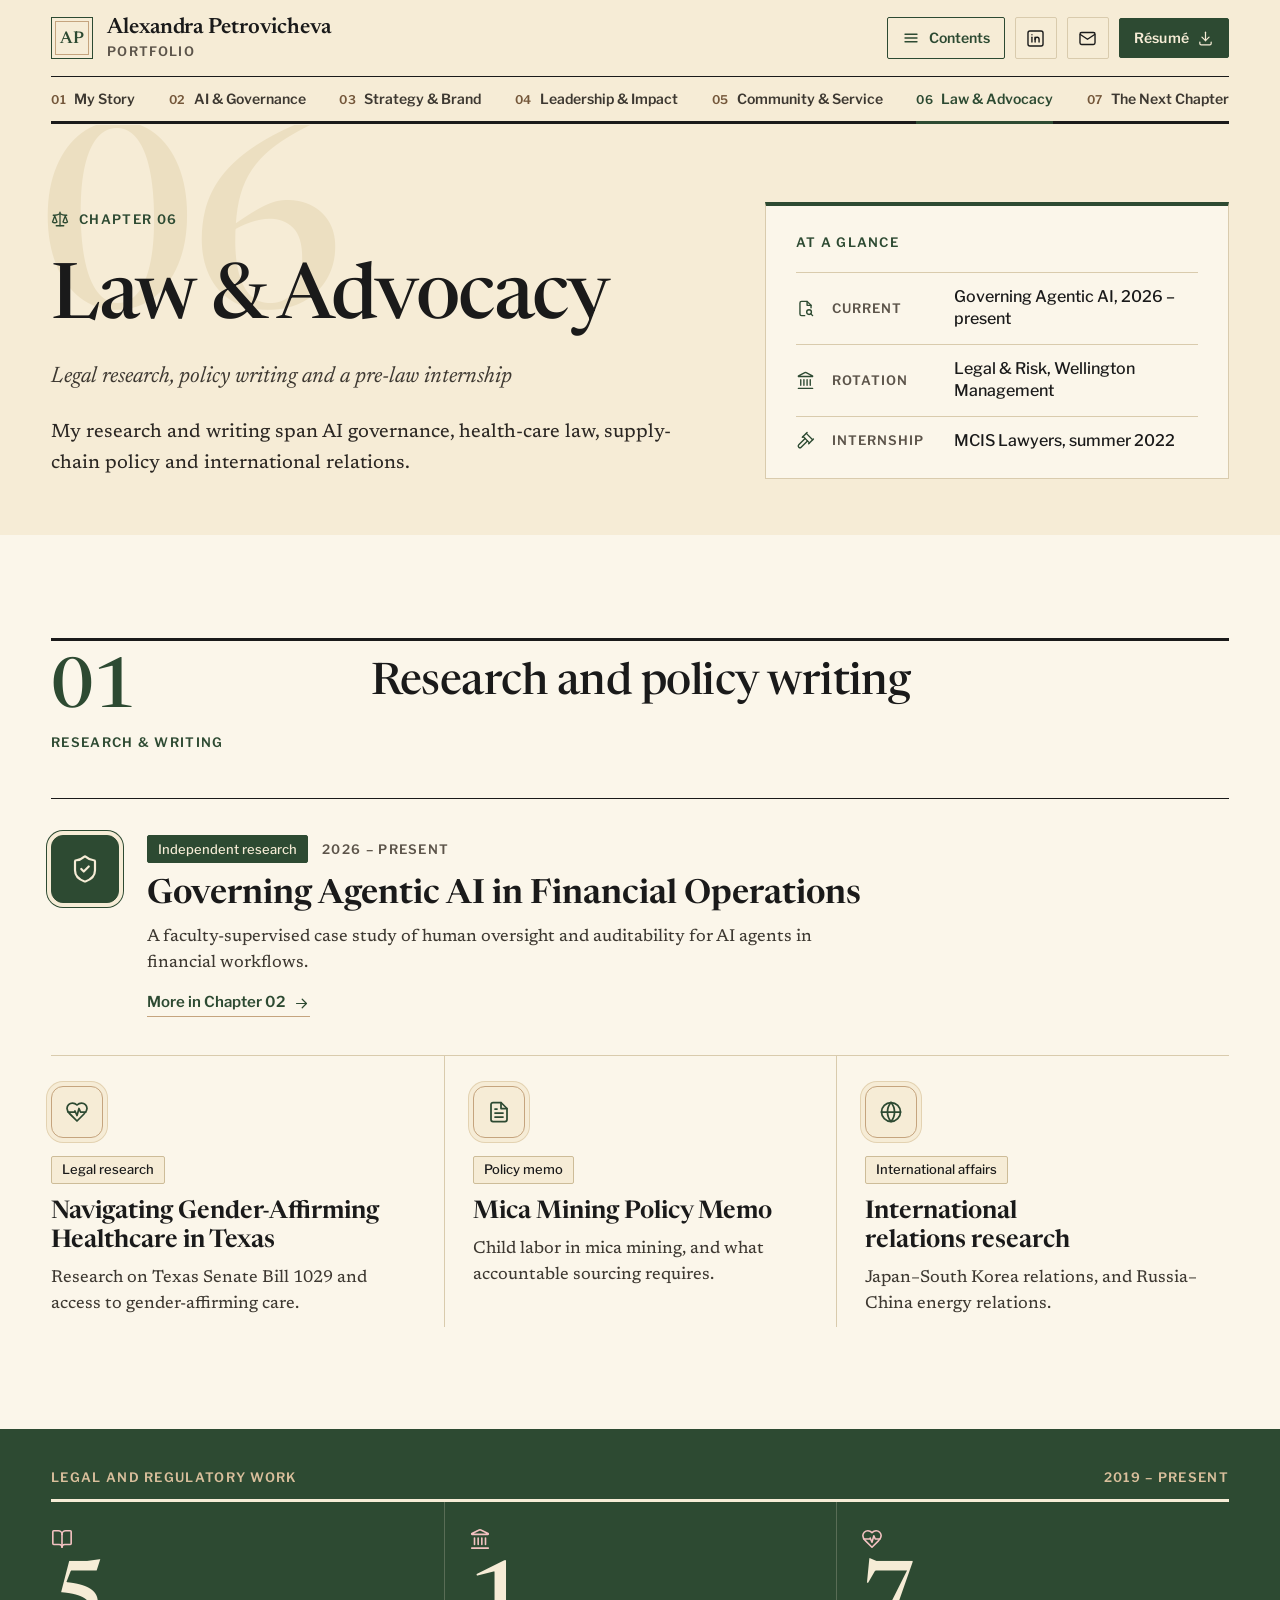
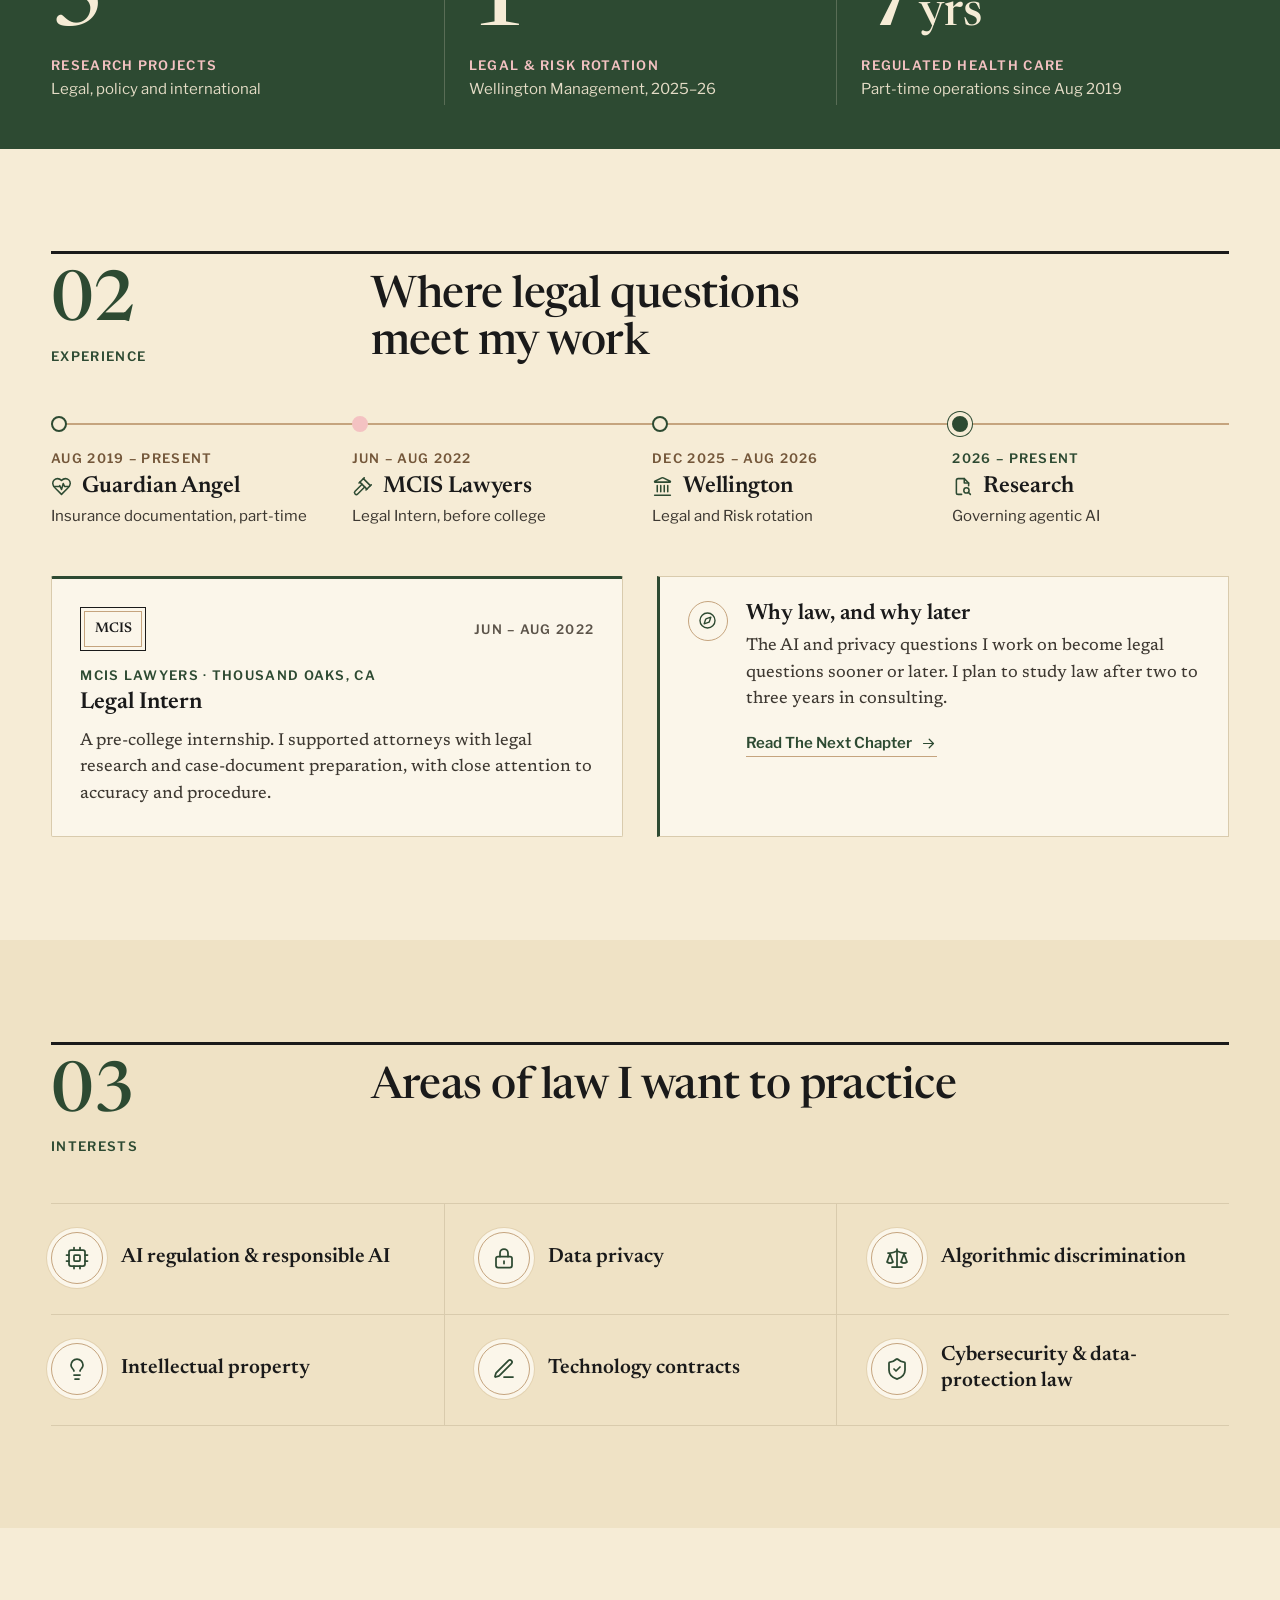
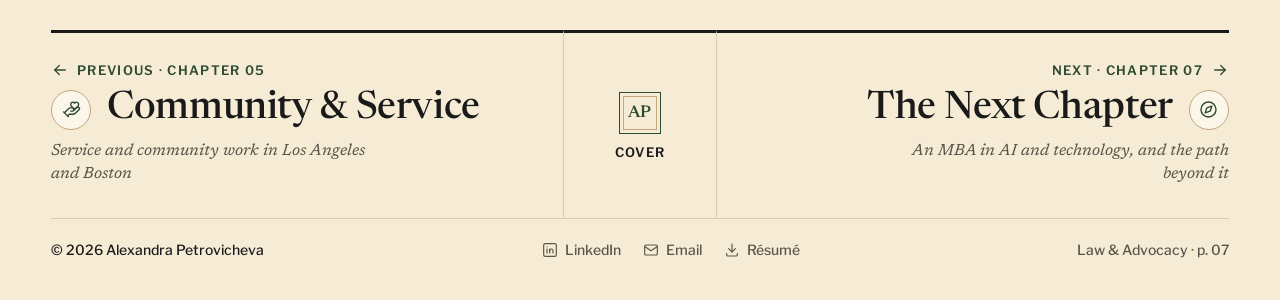
<file: pages/law-advocacy.html>
<!DOCTYPE html>
<html lang="en">
<head>
  <meta charset="UTF-8" />
  <meta name="viewport" content="width=device-width, initial-scale=1.0" />
  <title>Law &amp; Advocacy &mdash; Alexandra Petrovicheva</title>
  <meta name="description" content="Alexandra Petrovicheva&rsquo;s legal and policy research, a pre-college legal internship at MCIS Lawyers (2022), and the areas of AI, privacy and technology law she plans to practice." />
  <meta name="author" content="Alexandra Petrovicheva" />
  <meta name="theme-color" content="#f6ecd6" />
  <!-- CHROME (shared by all chapter pages; see .review-tools/COMPONENTS.md). Page agents: edit only the
       description above, the page stylesheet and the page script. -->
  <script>document.documentElement.classList.add("js");</script>
  <link rel="icon" type="image/png" href="../assets/images/favicon.png" />
  <link rel="preconnect" href="https://fonts.googleapis.com" />
  <link rel="preconnect" href="https://fonts.gstatic.com" crossorigin />
  <link href="https://fonts.googleapis.com/css2?family=Libre+Franklin:wght@400..700&amp;family=Newsreader:ital,opsz,wght@0,6..72,400..700;1,6..72,400..600&amp;display=swap" rel="stylesheet" />
  <link rel="stylesheet" href="../styles/base.css" />
  <link rel="stylesheet" href="../styles/page.css" />
  <link rel="stylesheet" href="../styles/pages/law-advocacy.css" />
</head>
<body class="page-law-advocacy" data-chapter="law-advocacy">
  <a class="skip-link" href="#main">Skip to content</a>

  <!-- CHROME: masthead. main.js fills .chapter-strip and wires .contents-toggle. Do not edit per page. -->
  <header class="masthead">
    <div class="wrap masthead-bar">
      <a class="brand" href="../index.html" aria-label="Alexandra Petrovicheva, portfolio cover">
        <span class="monogram" aria-hidden="true"><span>AP</span></span>
        <span class="brand-text">
          <span class="brand-name">Alexandra Petrovicheva</span>
          <span class="brand-meta label label-muted">Portfolio</span>
        </span>
      </a>
      <div class="masthead-actions">
        <button type="button" class="contents-toggle" aria-expanded="false" aria-controls="contents-panel">
          <svg class="icon" aria-hidden="true" focusable="false"><use href="../assets/icons.svg#i-menu"></use></svg>
          <span class="contents-toggle-label">Contents</span>
        </button>
        <a class="icon-btn" href="https://www.linkedin.com/in/alex-petrovicheva" target="_blank" rel="noopener" aria-label="LinkedIn (opens in a new tab)">
          <svg class="icon" aria-hidden="true" focusable="false"><use href="../assets/icons.svg#i-linkedin"></use></svg>
        </a>
        <a class="icon-btn" href="mailto:alexpetrovicheva@gmail.com" aria-label="Email Alexandra Petrovicheva">
          <svg class="icon" aria-hidden="true" focusable="false"><use href="../assets/icons.svg#i-mail"></use></svg>
        </a>
        <a class="btn btn-primary btn-sm" href="../assets/resume/resume.pdf" download="Alexandra-Petrovicheva-Resume.pdf" type="application/pdf">
          R&eacute;sum&eacute;
          <svg class="icon" aria-hidden="true" focusable="false"><use href="../assets/icons.svg#i-download"></use></svg>
        </a>
      </div>
    </div>
    <nav class="wrap chapter-strip" aria-label="Chapters"></nav>
  </header>

    <main id="main">

      <!-- Hero -->
      <section class="wrap chapter-hero la-hero">
        <span class="ghost-num" aria-hidden="true">06</span>
        <div>
          <p class="kicker label chapter-eyebrow"><svg class="icon" aria-hidden="true" focusable="false"><use href="../assets/icons.svg#i-scale"></use></svg> Chapter 06</p>
          <h1 class="chapter-title">Law &amp; Advocacy</h1>
          <p class="lede chapter-dek">Legal research, policy writing and a <span class="nowrap">pre-law</span> internship</p>
          <p class="chapter-hero-intro">My research and writing span AI governance, health-care law, supply-chain policy and international relations.</p>
        </div>
        <aside class="chapter-hero-aside">
          <div class="fact-box">
            <p class="label">At a glance</p>
            <dl class="facts">
              <div><svg class="icon" aria-hidden="true" focusable="false"><use href="../assets/icons.svg#i-file-search"></use></svg><dt>Current</dt><dd>Governing Agentic AI, 2026 &ndash; present</dd></div>
              <div><svg class="icon" aria-hidden="true" focusable="false"><use href="../assets/icons.svg#i-landmark"></use></svg><dt>Rotation</dt><dd>Legal &amp; Risk, Wellington Management</dd></div>
              <div><svg class="icon" aria-hidden="true" focusable="false"><use href="../assets/icons.svg#i-gavel"></use></svg><dt>Internship</dt><dd>MCIS Lawyers, summer 2022</dd></div>
            </dl>
          </div>
        </aside>
      </section>

      <!-- 01 · Research & writing — the lead section, always visible -->
      <section class="band band-paper" aria-labelledby="research-title">
        <div class="wrap">
          <header class="section-head">
            <div class="section-head-aside"><span class="section-num">01</span><span class="section-label label">Research &amp; writing</span></div>
            <div>
              <h2 class="section-title" id="research-title">Research and policy writing</h2>
            </div>
          </header>

          <ol class="la-research">
            <li class="la-item la-item-lead">
              <span class="medallion medallion-lg medallion-square medallion-leaf" aria-hidden="true"><svg class="icon" aria-hidden="true" focusable="false"><use href="../assets/icons.svg#i-shield-check"></use></svg></span>
              <div class="la-item-body">
                <p class="la-item-meta"><span class="chip chip-sm chip-leaf">Independent research</span><span class="label label-muted">2026 &ndash; present</span></p>
                <h3 class="la-item-title">Governing Agentic AI in Financial Operations</h3>
                <p class="la-item-text">A faculty-supervised case study of human oversight and auditability for AI agents in financial workflows.</p>
                <a class="text-link" href="ai-governance.html">More in Chapter 02 <svg class="icon" aria-hidden="true" focusable="false"><use href="../assets/icons.svg#i-arrow-right"></use></svg></a>
              </div>
            </li>
            <li class="la-item">
              <span class="medallion medallion-square" aria-hidden="true"><svg class="icon" aria-hidden="true" focusable="false"><use href="../assets/icons.svg#i-heart-pulse"></use></svg></span>
              <div class="la-item-body">
                <p class="la-item-meta"><span class="chip chip-sm">Legal research</span></p>
                <h3 class="la-item-title">Navigating Gender-Affirming Healthcare in Texas</h3>
                <p class="la-item-text">Research on Texas Senate Bill 1029 and access to gender-affirming care.</p>
              </div>
            </li>
            <li class="la-item">
              <span class="medallion medallion-square" aria-hidden="true"><svg class="icon" aria-hidden="true" focusable="false"><use href="../assets/icons.svg#i-file-text"></use></svg></span>
              <div class="la-item-body">
                <p class="la-item-meta"><span class="chip chip-sm">Policy memo</span></p>
                <h3 class="la-item-title">Mica Mining Policy Memo</h3>
                <p class="la-item-text">Child labor in mica mining, and what accountable sourcing requires.</p>
              </div>
            </li>
            <li class="la-item">
              <span class="medallion medallion-square" aria-hidden="true"><svg class="icon" aria-hidden="true" focusable="false"><use href="../assets/icons.svg#i-globe"></use></svg></span>
              <div class="la-item-body">
                <p class="la-item-meta"><span class="chip chip-sm">International affairs</span></p>
                <h3 class="la-item-title">International relations research</h3>
                <p class="la-item-text">Japan&ndash;South Korea relations, and Russia&ndash;China energy relations.</p>
              </div>
            </li>
          </ol>
        </div>
      </section>

      <!-- Stat band: counts taken from the items on this page -->
      <section class="stat-band" aria-labelledby="la-stats-title">
        <div class="wrap">
          <div class="stat-band-head"><h2 class="label" id="la-stats-title">Legal and regulatory work</h2><p class="label">2019 &ndash; present</p></div>
          <div class="stat-row" style="--cols: 3">
            <div class="stat"><svg class="icon" aria-hidden="true" focusable="false"><use href="../assets/icons.svg#i-book-open"></use></svg><span class="stat-figure">5</span><span class="stat-label label">Research projects</span><span class="stat-detail">Legal, policy and international</span></div>
            <div class="stat"><svg class="icon" aria-hidden="true" focusable="false"><use href="../assets/icons.svg#i-landmark"></use></svg><span class="stat-figure">1</span><span class="stat-label label">Legal &amp; Risk rotation</span><span class="stat-detail">Wellington Management, 2025&ndash;26</span></div>
            <div class="stat"><svg class="icon" aria-hidden="true" focusable="false"><use href="../assets/icons.svg#i-heart-pulse"></use></svg><span class="stat-figure">7<span class="stat-unit">yrs</span></span><span class="stat-label label">Regulated health care</span><span class="stat-detail">Part-time operations since Aug 2019</span></div>
          </div>
        </div>
      </section>

      <!-- 02 · Legal experience: a visible timeline, then the internship card -->
      <section class="section wrap" aria-labelledby="experience-title">
        <header class="section-head">
          <div class="section-head-aside"><span class="section-num">02</span><span class="section-label label">Experience</span></div>
          <div>
            <h2 class="section-title" id="experience-title">Where legal questions meet my work</h2>
          </div>
        </header>

        <ol class="timeline la-timeline" style="--items: 4">
          <li class="timeline-item"><span class="timeline-date label">Aug 2019 &ndash; present</span><span class="timeline-title"><svg class="icon" aria-hidden="true" focusable="false"><use href="../assets/icons.svg#i-heart-pulse"></use></svg>Guardian Angel</span><span class="timeline-note">Insurance documentation, part-time</span></li>
          <li class="timeline-item is-marked"><span class="timeline-date label">Jun &ndash; Aug 2022</span><span class="timeline-title"><svg class="icon" aria-hidden="true" focusable="false"><use href="../assets/icons.svg#i-gavel"></use></svg>MCIS Lawyers</span><span class="timeline-note">Legal Intern, before college</span></li>
          <li class="timeline-item"><span class="timeline-date label">Dec 2025 &ndash; Aug 2026</span><span class="timeline-title"><svg class="icon" aria-hidden="true" focusable="false"><use href="../assets/icons.svg#i-landmark"></use></svg>Wellington</span><span class="timeline-note">Legal and Risk rotation</span></li>
          <li class="timeline-item is-current"><span class="timeline-date label">2026 &ndash; present</span><span class="timeline-title"><svg class="icon" aria-hidden="true" focusable="false"><use href="../assets/icons.svg#i-file-search"></use></svg>Research</span><span class="timeline-note">Governing agentic AI</span></li>
        </ol>

        <div class="la-experience">
          <article class="role-card la-mcis">
            <div class="role-card-top"><span class="org-mark org-mark-long" aria-hidden="true">MCIS</span><span class="role-dates label">Jun &ndash; Aug 2022</span></div>
            <p class="role-org label">MCIS Lawyers &middot; Thousand Oaks, CA</p>
            <h3 class="role-title">Legal Intern</h3>
            <p class="role-line">A pre-college internship. I supported attorneys with legal research and case-document preparation, with close attention to accuracy and procedure.</p>
          </article>
          <aside class="callout callout-paper la-why">
            <span class="medallion medallion-sm" aria-hidden="true"><svg class="icon" aria-hidden="true" focusable="false"><use href="../assets/icons.svg#i-compass"></use></svg></span>
            <p class="callout-title">Why law, and why later</p>
            <!-- DRAFT: Sasha to confirm wording -->
            <p class="callout-text">The AI and privacy questions I work on become legal questions sooner or later. I plan to study law after two to three years in consulting.</p>
            <a class="text-link" href="next-chapter.html">Read The Next Chapter <svg class="icon" aria-hidden="true" focusable="false"><use href="../assets/icons.svg#i-arrow-right"></use></svg></a>
          </aside>
        </div>
      </section>

      <!-- 03 · Areas of legal interest as icon tiles -->
      <section class="band band-deep" aria-labelledby="interest-title">
        <div class="wrap">
          <header class="section-head">
            <div class="section-head-aside"><span class="section-num">03</span><span class="section-label label">Interests</span></div>
            <div>
              <h2 class="section-title" id="interest-title">Areas of law I want to practice</h2>
            </div>
          </header>
          <ul class="grid grid-3 grid-stretch ruled-grid la-areas">
            <li class="icon-card-row"><span class="medallion" aria-hidden="true"><svg class="icon" aria-hidden="true" focusable="false"><use href="../assets/icons.svg#i-cpu"></use></svg></span><span class="la-area">AI regulation &amp; responsible AI</span></li>
            <li class="icon-card-row"><span class="medallion" aria-hidden="true"><svg class="icon" aria-hidden="true" focusable="false"><use href="../assets/icons.svg#i-lock"></use></svg></span><span class="la-area">Data privacy</span></li>
            <li class="icon-card-row"><span class="medallion" aria-hidden="true"><svg class="icon" aria-hidden="true" focusable="false"><use href="../assets/icons.svg#i-scale"></use></svg></span><span class="la-area">Algorithmic discrimination</span></li>
            <li class="icon-card-row"><span class="medallion" aria-hidden="true"><svg class="icon" aria-hidden="true" focusable="false"><use href="../assets/icons.svg#i-lightbulb"></use></svg></span><span class="la-area">Intellectual property</span></li>
            <li class="icon-card-row"><span class="medallion" aria-hidden="true"><svg class="icon" aria-hidden="true" focusable="false"><use href="../assets/icons.svg#i-pen"></use></svg></span><span class="la-area">Technology contracts</span></li>
            <li class="icon-card-row"><span class="medallion" aria-hidden="true"><svg class="icon" aria-hidden="true" focusable="false"><use href="../assets/icons.svg#i-shield"></use></svg></span><span class="la-area">Cybersecurity &amp; data-protection law</span></li>
          </ul>
        </div>
      </section>

    </main>

  <!-- CHROME: prev / cover / next (filled by main.js from CHAPTERS) and the site footer. Do not edit per page. -->
  <nav class="wrap pager" aria-label="Chapter navigation"></nav>

  <footer class="site-footer">
    <div class="wrap site-footer-inner">
      <span class="site-footer-name caption">&copy; 2026 Alexandra Petrovicheva</span>
      <span class="site-footer-links caption">
        <a href="https://www.linkedin.com/in/alex-petrovicheva" target="_blank" rel="noopener"><svg class="icon" aria-hidden="true" focusable="false"><use href="../assets/icons.svg#i-linkedin"></use></svg>LinkedIn</a>
        <a href="mailto:alexpetrovicheva@gmail.com"><svg class="icon" aria-hidden="true" focusable="false"><use href="../assets/icons.svg#i-mail"></use></svg>Email</a>
        <a href="../assets/resume/resume.pdf" download="Alexandra-Petrovicheva-Resume.pdf"><svg class="icon" aria-hidden="true" focusable="false"><use href="../assets/icons.svg#i-download"></use></svg>R&eacute;sum&eacute;</a>
      </span>
      <span class="site-footer-page caption">Law &amp; Advocacy &middot; p. 07</span>
    </div>
  </footer>

  <script src="../scripts/main.js" defer></script>
</body>
</html>
</file>
<file: styles/base.css>
/* ==========================================================================
   base.css — tokens, reset, type scale, icons, focus, reveals, photo slots
   --------------------------------------------------------------------------
   Loaded by every page (cover and chapters), before page.css / landing.css.

   Fonts (one Google Fonts <link> per page, display=swap):
     Newsreader       display + body serif (variable opsz 6–72, wght 400–700, italic)
     Libre Franklin   labels, UI, navigation, data (wght 400–700)

   Performance rules for every stylesheet on this site (Mac Chrome especially):
     - no mix-blend-mode, backdrop-filter, CSS filters, fixed full-screen overlays
     - no infinite animations, no permanent will-change
     - transitions only on color / background-color / border-color / opacity /
       transform, 250ms or less
     - no global -webkit-font-smoothing (it thins text on macOS); it is applied
       only on the dark leaf bands (.band-leaf, .stat-band)
   ========================================================================== */

/* ───────────────────────── 1. Tokens ───────────────────────── */
:root {
  /* brand palette */
  --cream: #f6ecd6;        /* page */
  --paper: #fbf6ea;        /* raised surfaces: cards, fact boxes */
  --cream-deep: #efe2c5;   /* recessed bands */
  --sand: #e7d8ba;         /* photo placeholders */
  --blush: #f4c2c2;        /* small highlight only: photo mat, marker (< 5% of a page) */
  --blush-soft: #f9e1dc;
  --blush-tint: #f8e8de;   /* the soft blush-tinted panel (.band-blush, .panel-blush) */
  --bamboo: #c5a47e;       /* rules and small marks only — never text */
  --leaf: #2d4a32;         /* primary accent: links, icons, current state, buttons, bands */
  --leaf-deep: #243d29;    /* hover on leaf buttons */
  --ink: #1a1a1a;          /* headings, strong rules */

  /* text roles — every value passes WCAG AA (4.5:1) on cream, paper and sand */
  --text: #2b2723;         /* body copy       12.6:1 on cream */
  --text-2: #3d3831;       /* secondary copy   9.9:1 */
  --text-3: #5c544a;       /* captions, meta   6.3:1 on cream, 5.3:1 on sand */
  --accent-ink: #74573a;   /* bamboo as text   5.7:1 on cream, 4.7:1 on sand */

  /* on the leaf band */
  --on-leaf: #f6ecd6;      /* 8.4:1 */
  --on-leaf-2: #e4dcc6;    /* 7.2:1 */
  --on-leaf-label: #d9bf9c;/* 5.6:1 */
  --on-leaf-accent: #f4c2c2;/* 6.2:1 */
  --on-leaf-rule: rgba(246, 236, 214, 0.22);

  /* rules */
  --rule: #1a1a1a;
  --rule-soft: #d9cbad;    /* hairlines between items */
  --rule-chip: #cdbc98;    /* chip / tag outlines */
  --numeral-ghost: #ecdfc1;/* oversized decorative numerals (aria-hidden only) */

  /* type */
  --serif: "Newsreader", "Iowan Old Style", Georgia, "Times New Roman", serif;
  --sans: "Libre Franklin", "Helvetica Neue", Arial, sans-serif;

  --fs-display: clamp(50px, 7.4vw, 112px);
  --fs-h1: clamp(44px, 6vw, 88px);
  --fs-h2: clamp(32px, 3.4vw, 50px);
  --fs-h3: clamp(22px, 1.9vw, 27px);
  --fs-lede: clamp(21px, 1.75vw, 26px);
  --fs-body: 19px;
  --fs-small: 17px;
  --fs-ui: 15px;
  --fs-label: 13px;
  --fs-caption: 14px;
  --fs-stat: clamp(52px, 5.2vw, 76px);
  --fs-stat-lg: clamp(64px, 7vw, 104px);

  /* layout */
  --max: 1280px;
  --gutter: clamp(20px, 4vw, 56px);
  --col-gap: clamp(20px, 2.6vw, 40px);
  --space-1: 8px;
  --space-2: 16px;
  --space-3: 24px;
  --space-4: 32px;
  --space-5: 48px;
  --space-6: 72px;
  --space-7: clamp(64px, 8vw, 120px);

  --radius: 2px;
  --ease: cubic-bezier(0.2, 0.7, 0.2, 1);
  --masthead-h: 76px;
}

@media (max-width: 700px) {
  :root {
    --fs-body: 18px;
    --fs-small: 17px;
    --masthead-h: 60px;
  }
}

/* ───────────────────────── 2. Reset & base ───────────────────────── */
*,
*::before,
*::after { box-sizing: border-box; }

html {
  -webkit-text-size-adjust: 100%;
  text-size-adjust: 100%;
  scroll-padding-top: calc(var(--masthead-h) + 16px);
}

body {
  margin: 0;
  min-height: 100vh;
  min-height: 100svh;
  background: var(--cream);
  color: var(--text);
  font-family: var(--serif);
  font-size: var(--fs-body);
  font-weight: 420;
  font-variation-settings: "opsz" 12;
  line-height: 1.6;
  font-kerning: normal;
  overflow-x: hidden;
}

h1, h2, h3, h4, h5, h6, p, ul, ol, dl, dd, figure, blockquote { margin: 0; }
ul, ol { padding: 0; list-style: none; }
a { color: inherit; text-decoration: none; }
img, svg, video { display: block; max-width: 100%; }
img { height: auto; }
button { font: inherit; color: inherit; background: none; border: 0; padding: 0; cursor: pointer; }
strong, b { font-weight: 600; }
hr { border: 0; margin: 0; }

h1, h2, h3, h4 {
  font-family: var(--serif);
  color: var(--ink);
  font-weight: 500;
  font-variation-settings: "opsz" 72;
  line-height: 1.12;
  text-wrap: balance;
}

p { text-wrap: pretty; }

/* all numerals line up: dates, stats, step and chapter numbers */
time,
.num,
.figure-num,
.label,
.caption,
table { font-variant-numeric: lining-nums tabular-nums; }

::selection { background: var(--blush); color: var(--ink); }

/* focus ring shared by every interactive element */
:where(a, button, summary, input, select, textarea, [tabindex]):focus-visible {
  outline: 2px solid var(--leaf);
  outline-offset: 3px;
  border-radius: 1px;
}

.visually-hidden {
  position: absolute !important;
  width: 1px;
  height: 1px;
  padding: 0;
  margin: -1px;
  overflow: hidden;
  clip: rect(0 0 0 0);
  white-space: nowrap;
  border: 0;
}

.skip-link {
  position: absolute;
  left: var(--gutter);
  top: -80px;
  z-index: 60;
  padding: 12px 16px;
  background: var(--leaf);
  color: var(--on-leaf);
  font: 600 var(--fs-ui)/1 var(--sans);
}
.skip-link:focus { top: 12px; }

.wrap {
  width: 100%;
  max-width: calc(var(--max) + 2 * var(--gutter));
  margin-inline: auto;
  padding-inline: var(--gutter);
}

.nowrap { white-space: nowrap; }

/* ───────────────────────── 3. Type roles ───────────────────────── */
.display {
  font-family: var(--serif);
  font-size: var(--fs-display);
  font-weight: 500;
  font-variation-settings: "opsz" 72;
  line-height: 0.98;
  letter-spacing: -0.022em;
  color: var(--ink);
}
.h1 { font-size: var(--fs-h1); line-height: 1; letter-spacing: -0.018em; }
.h2 { font-size: var(--fs-h2); line-height: 1.08; letter-spacing: -0.012em; }
.h3 {
  font-size: var(--fs-h3);
  line-height: 1.2;
  font-weight: 600;
  font-variation-settings: "opsz" 28;
  letter-spacing: -0.005em;
}

/* dek / lede: the italic serif line under a title (italic is for deks and quotes only) */
.lede {
  font-size: var(--fs-lede);
  line-height: 1.42;
  font-style: italic;
  font-weight: 400;
  font-variation-settings: "opsz" 24;
  color: var(--text-2);
}

.body-lg { font-size: 20px; line-height: 1.55; }
.small { font-size: var(--fs-small); line-height: 1.55; }

.label {
  font-family: var(--sans);
  font-size: var(--fs-label);
  font-style: normal;
  font-weight: 600;
  line-height: 1.25;
  letter-spacing: 0.1em;
  text-transform: uppercase;
  color: var(--leaf);
  font-variation-settings: normal;
}
.label-ink { color: var(--ink); }
.label-muted { color: var(--text-3); }
.label-accent { color: var(--accent-ink); }

.caption {
  font-family: var(--sans);
  font-size: var(--fs-caption);
  font-weight: 500;
  line-height: 1.45;
  color: var(--text-3);
}

.ui {
  font-family: var(--sans);
  font-size: var(--fs-ui);
  font-weight: 600;
  line-height: 1.2;
  letter-spacing: 0.01em;
}

.figure-num {
  font-family: var(--serif);
  font-weight: 500;
  font-variation-settings: "opsz" 72;
}

/* running text: paragraphs with rhythm and underlined links */
.prose { max-width: 38em; }
.prose > * + * { margin-top: 1em; }
.prose a,
a.inline-link {
  color: var(--leaf);
  text-decoration: underline;
  text-decoration-color: var(--bamboo);
  text-decoration-thickness: 1.5px;
  text-underline-offset: 3px;
  transition: text-decoration-color 0.2s var(--ease);
}
.prose a:hover,
a.inline-link:hover { text-decoration-color: var(--leaf); }

/* ───────────────────────── 4. Icons ─────────────────────────
   Sprite: assets/icons.svg (symbols "i-…", 24×24 grid, stroke only).
   <svg class="icon" aria-hidden="true" focusable="false"><use href="../assets/icons.svg#i-shield"></use></svg> */
.icon {
  display: inline-block;
  width: 1.25em;
  height: 1.25em;
  flex: none;
  fill: none;
  stroke: currentColor;
  stroke-width: 1.75;
  stroke-linecap: round;
  stroke-linejoin: round;
  vertical-align: -0.25em;
  overflow: visible;
}
.icon-sm { width: 18px; height: 18px; }
.icon-md { width: 24px; height: 24px; }
.icon-lg { width: 28px; height: 28px; }

/* ───────────────────────── 5. Reveals ─────────────────────────
   Subtle: opacity 0→1 plus at most 12px of travel, 0.6s. main.js adds .is-in
   (IntersectionObserver). Hidden only when the inline head script has added
   html.js, so content is always visible without JavaScript:
     <script>document.documentElement.classList.add("js");</script>
   The one reveal class to use in new markup is .reveal (= .reveal-rise). */
.js .reveal,
.js .reveal-drop,
.js .reveal-rise,
.js .reveal-slide-left,
.js .reveal-slide-right,
.js .reveal-fade {
  opacity: 0;
  transition:
    opacity 0.6s var(--ease),
    transform 0.6s var(--ease);
}
.js .reveal-drop { transform: translateY(-8px); }
.js .reveal,
.js .reveal-rise { transform: translateY(12px); }
.js .reveal-slide-left { transform: translateX(-12px); }
.js .reveal-slide-right { transform: translateX(12px); }

.js .is-in.reveal,
.js .is-in.reveal-drop,
.js .is-in.reveal-rise,
.js .is-in.reveal-slide-left,
.js .is-in.reveal-slide-right,
.js .is-in.reveal-fade {
  opacity: 1;
  transform: none;
}

@media (prefers-reduced-motion: reduce) {
  .js .reveal,
  .js .reveal-drop,
  .js .reveal-rise,
  .js .reveal-slide-left,
  .js .reveal-slide-right,
  .js .reveal-fade {
    opacity: 1;
    transform: none;
    transition: none;
  }
  *,
  *::before,
  *::after {
    transition-duration: 0.01ms !important;
    animation-duration: 0.01ms !important;
    scroll-behavior: auto !important;
  }
}

/* ───────────────────────── 6. Photo slots ─────────────────────────
   Drop-in photo templates:
     <div class="img-slot" style="--ratio: 4 / 5"
          data-hint="What the photo should show"
          data-file="assets/images/my-story/portrait.jpg">
       <img src="../assets/images/my-story/portrait.jpg" alt="…" loading="lazy" decoding="async" />
     </div>
   If the file exists it fills the slot (object-fit: cover; --focus sets the
   object-position). If it is missing, main.js adds .image-missing and the slot
   shows a calm neutral frame: an image icon, the hint, and the file path. */
.img-slot {
  position: relative;
  overflow: hidden;
  aspect-ratio: var(--ratio, 3 / 2);
  background: var(--sand);
  border: 1px solid #d3c29f;
}

.img-slot > img {
  width: 100%;
  height: 100%;
  object-fit: cover;
  object-position: var(--focus, center);
}

.img-slot.image-missing {
  display: flex;
  flex-direction: column;
  align-items: center;
  justify-content: center;
  gap: 8px;
  padding: clamp(20px, 2.4vw, 32px);
  text-align: center;
  background: radial-gradient(120% 90% at 30% 20%, #efe3c8 0%, var(--sand) 60%, #e0cdaa 100%);
  /* inner hairline mat — a hard inset shadow costs nothing to paint */
  box-shadow: inset 0 0 0 11px transparent, inset 0 0 0 12px rgba(251, 246, 234, 0.8);
}

.img-slot.image-missing > img { display: none; }

.img-slot.image-missing::before {
  content: attr(data-hint);
  display: block;
  max-width: 28em;
  padding-top: 42px;
  background: url("data:image/svg+xml,%3Csvg xmlns='http://www.w3.org/2000/svg' viewBox='0 0 24 24' fill='none' stroke='%2374573a' stroke-width='1.5' stroke-linecap='round' stroke-linejoin='round'%3E%3Crect x='3' y='3' width='18' height='18' rx='2'/%3E%3Ccircle cx='9' cy='9' r='2'/%3E%3Cpath d='m21 15-3.09-3.09a2 2 0 0 0-2.82 0L6 21'/%3E%3C/svg%3E") no-repeat top center / 30px 30px;
  font-family: var(--sans);
  font-size: 14px;
  font-weight: 500;
  line-height: 1.45;
  color: var(--accent-ink);
  text-wrap: balance;
}

.img-slot.image-missing::after {
  content: attr(data-file);
  display: block;
  max-width: 100%;
  overflow-wrap: anywhere;
  font-family: var(--sans);
  font-size: 12px;
  font-weight: 500;
  letter-spacing: 0.02em;
  color: var(--text-3);
}

/* compact slots (small tiles, logos) — icon and hint only, no file path */
.img-slot.img-slot-compact.image-missing::after { display: none; }
.img-slot.img-slot-compact.image-missing::before { font-size: 12.5px; padding-top: 34px; background-size: 24px 24px; }
</file>
<file: styles/page.css>
/* ==========================================================================
   page.css — the shared chapter template and component library
   --------------------------------------------------------------------------
   Loaded by every page — the cover (before landing.css) and every chapter page
   (after base.css, before styles/pages/<slug>.css). Everything here is generic;
   page-specific layout lives in styles/pages/<slug>.css and landing.css.
   Reference with copy-paste markup: .review-tools/COMPONENTS.md
   Live gallery: .review-tools/gallery/components.html

   Contents
     1  Masthead (brand, actions, chapter strip, mobile sticky bar)
     2  Contents menu (dialog, built by main.js)
     3  Scroll ribbon
     4  Layout: sections, bands (cream / paper / deep / blush / leaf), panels, grids, split
     5  Rules, ornament, kicker, medallion, monogram, organisation badge
     6  Buttons and links
     7  Chapter hero
     8  Section header
     9  Stat row and stat band
    10  Cards: card, icon card, role card
    11  Fact box (dl)
    12  Lists: icon list, ruled list, chips
    13  Step path
    14  Timeline
    15  Statement and callout
    16  Photo frame and caption
    17  Prev / next pager
    18  Site footer
    19  Matrix (comparison grid) and dot scale
    20  Editorial details: drop cap, ghost numeral, note
   ========================================================================== */

/* ───────────────────────── 1. Masthead ───────────────────────── */
.masthead {
  position: relative;
  z-index: 30;
  background: var(--cream);
}

.masthead-bar {
  display: flex;
  align-items: center;
  justify-content: space-between;
  gap: var(--space-3);
  min-height: var(--masthead-h);
  padding-block: 12px;
}

.brand {
  display: inline-flex;
  align-items: center;
  gap: 14px;
  min-width: 0;
  color: var(--ink);
}
.brand-text { display: grid; gap: 3px; min-width: 0; }
.brand-name {
  font-family: var(--serif);
  font-size: 22px;
  font-weight: 600;
  font-variation-settings: "opsz" 28;
  letter-spacing: -0.005em;
  line-height: 1.1;
  white-space: nowrap;
  transition: color 0.2s var(--ease);
}
.brand:hover .brand-name { color: var(--leaf); }
.brand-meta { display: block; }

.masthead-actions {
  display: flex;
  align-items: center;
  gap: 10px;
  flex: none;
}

/* Contents toggle (static markup in every page; wired by main.js) */
.contents-toggle {
  display: inline-flex;
  align-items: center;
  gap: 9px;
  min-height: 42px;
  padding: 9px 14px;
  border: 1.5px solid var(--leaf);
  border-radius: var(--radius);
  font-family: var(--sans);
  font-size: 14px;
  font-weight: 600;
  line-height: 1;
  color: var(--leaf);
  transition: background-color 0.2s var(--ease), color 0.2s var(--ease);
}
.contents-toggle .icon { width: 18px; height: 18px; }
html:not(.js) button.contents-toggle { display: none; }
.contents-toggle:hover,
.contents-toggle[aria-expanded="true"] { background: var(--leaf); color: var(--on-leaf); }

/* chapter strip (desktop) — main.js fills <nav class="chapter-strip">; the
   min-height reserves its row so nothing shifts when it appears */
.chapter-strip { min-height: 49px; }
.chapter-strip-list {
  display: flex;
  justify-content: space-between;
  gap: 18px;
  border-top: 1px solid var(--rule);
  border-bottom: 3px solid var(--ink);
}
.chapter-strip-link {
  position: relative;
  display: inline-flex;
  align-items: baseline;
  gap: 8px;
  padding: 14px 0 13px;
  font-family: var(--sans);
  font-size: 14px;
  font-weight: 600;
  line-height: 1.2;
  color: var(--text-2);
  white-space: nowrap;
  transition: color 0.2s var(--ease);
}
.chapter-strip-num {
  font-size: 12px;
  letter-spacing: 0.04em;
  color: var(--accent-ink);
  font-variant-numeric: lining-nums tabular-nums;
}
.chapter-strip-link:hover { color: var(--leaf); }
.chapter-strip-link[aria-current="page"] { color: var(--leaf); }
.chapter-strip-link[aria-current="page"] .chapter-strip-num { color: var(--leaf); }
.chapter-strip-link[aria-current="page"]::after {
  content: "";
  position: absolute;
  left: 0;
  right: 0;
  bottom: -3px;
  height: 3px;
  background: var(--leaf);
}

@media (max-width: 1180px) {
  .chapter-strip { display: none; }
  .masthead { border-bottom: 3px solid var(--ink); }
}

/* mobile: one sticky row — name, Contents, Résumé */
@media (max-width: 700px) {
  .masthead {
    position: sticky;
    top: 0;
    border-bottom: 1px solid var(--rule);
  }
  .masthead-bar { gap: 12px; padding-block: 8px; }
  .masthead .monogram,
  .masthead .brand-meta,
  .masthead-actions .icon-btn { display: none; }
  .brand-name { font-size: 19px; }
  .masthead-actions { gap: 8px; }
  .contents-toggle { min-height: 40px; padding: 8px 12px; }
  .masthead-actions .btn { min-height: 40px; padding: 8px 12px; }
}
@media (max-width: 420px) {
  .brand-name { font-size: 18px; }
  .contents-toggle { width: 40px; padding: 0; justify-content: center; }
  .contents-toggle-label {
    position: absolute; width: 1px; height: 1px; margin: -1px; padding: 0;
    overflow: hidden; clip: rect(0 0 0 0); white-space: nowrap; border: 0;
  }
}
@media (max-width: 360px) {
  .brand-name { font-size: 17px; }
  .masthead-actions .btn .icon { display: none; }
}

/* ───────────────────────── 2. Contents menu ─────────────────────────
   Built by main.js from CHAPTERS: a modal sheet under the masthead. */
.contents-panel {
  position: fixed;
  inset: 0;
  z-index: 50;
  display: flex;
  justify-content: flex-end;
  align-items: flex-start;
  padding: 12px;
  background: rgba(26, 26, 26, 0.32);
  opacity: 0;
  transition: opacity 0.2s var(--ease);
}
.contents-panel[hidden] { display: none; }
.contents-panel.is-open { opacity: 1; }

.contents-sheet {
  width: min(460px, 100%);
  max-height: calc(100vh - 24px);
  max-height: calc(100svh - 24px);
  overflow-y: auto;
  overscroll-behavior: contain;
  background: var(--paper);
  border-top: 3px solid var(--ink);
  box-shadow: 0 18px 40px -20px rgba(26, 26, 26, 0.45);
  padding: 18px 26px 24px;
  transform: translateY(-8px);
  transition: transform 0.2s var(--ease);
}
.contents-panel.is-open .contents-sheet { transform: none; }

.contents-head {
  display: flex;
  align-items: center;
  justify-content: space-between;
  gap: 16px;
  padding-bottom: 12px;
  border-bottom: 1px solid var(--rule);
}
.contents-close {
  display: inline-grid;
  place-items: center;
  width: 40px;
  height: 40px;
  margin-right: -8px;
  border-radius: var(--radius);
  color: var(--ink);
  transition: color 0.2s var(--ease), background-color 0.2s var(--ease);
}
.contents-close:hover { color: var(--leaf); background: var(--cream); }
.contents-close .icon { width: 20px; height: 20px; }

.contents-list a {
  display: grid;
  grid-template-columns: 34px minmax(0, 1fr) 22px;
  align-items: center;
  column-gap: 10px;
  padding: 13px 0;
  border-bottom: 1px solid var(--rule-soft);
  color: var(--ink);
  transition: color 0.2s var(--ease);
}
.contents-num {
  grid-row: span 2;
  align-self: start;
  padding-top: 5px;
  font-family: var(--sans);
  font-size: 13px;
  font-weight: 600;
  letter-spacing: 0.04em;
  color: var(--accent-ink);
  font-variant-numeric: lining-nums tabular-nums;
}
.contents-title {
  font-family: var(--serif);
  font-size: 22px;
  font-weight: 500;
  font-variation-settings: "opsz" 24;
  line-height: 1.2;
}
.contents-list .icon {
  grid-column: 3;
  grid-row: 1 / span 2;
  width: 20px;
  height: 20px;
  color: var(--leaf);
}
.contents-dek {
  grid-column: 2;
  font-size: 15px;
  font-style: italic;
  line-height: 1.4;
  color: var(--text-3);
}
.contents-list a:hover .contents-title,
.contents-list a[aria-current="page"] .contents-title { color: var(--leaf); }
.contents-list a[aria-current="page"] .contents-num { color: var(--leaf); }
.contents-list a[aria-current="page"] {
  box-shadow: inset 3px 0 0 var(--leaf);
  padding-left: 12px;
  margin-left: -12px;
}
.contents-foot { display: flex; flex-wrap: wrap; gap: 10px; padding-top: 18px; }

html.contents-locked { overflow: hidden; }

@media (max-width: 700px) {
  .contents-panel { padding: 0; }
  .contents-sheet {
    width: 100%;
    max-height: 100vh;
    max-height: 100svh;
    padding: 12px var(--gutter) 24px;
    border-top-width: 0;
    box-shadow: 0 18px 40px -20px rgba(26, 26, 26, 0.5);
  }
}

/* ───────────────────────── 3. Scroll ribbon ───────────────────────── */
.scroll-ribbon {
  position: fixed;
  top: 0;
  left: 0;
  right: 0;
  z-index: 40;
  height: 2px;
  background: var(--leaf);
  transform: scaleX(0);
  transform-origin: 0 50%;
  pointer-events: none;
}

/* ───────────────────────── 4. Layout ───────────────────────── */
.section { padding-top: var(--space-7); }
.section-tight { padding-top: var(--space-6); }

/* full-bleed bands (put .wrap inside). Alternate them down a page:
   cream (default) → paper → leaf → cream-deep → blush … never two alike in a row. */
.band { padding-block: var(--space-7); }
.band-sm { padding-block: var(--space-6); }
.band-cream { background: var(--cream); }
.band-paper { background: var(--paper); }
.band-deep { background: var(--cream-deep); }
.band-blush { background: var(--blush-tint); }
/* a hairline pair at the top and bottom edge of a light band */
.band-ruled { border-top: 1px solid var(--rule-soft); border-bottom: 1px solid var(--rule-soft); box-shadow: inset 0 4px 0 var(--cream), inset 0 5px 0 var(--rule-soft); }
.band-leaf {
  background: var(--leaf);
  color: var(--on-leaf-2);
  -webkit-font-smoothing: antialiased;
  -moz-osx-font-smoothing: grayscale;
}
.band + .section,
.stat-band + .section { padding-top: var(--space-7); }
main > .band:last-child,
main > .stat-band:last-child { margin-bottom: 0; }
.section + .band,
.section + .stat-band { margin-top: var(--space-7); }

.band-leaf h1, .band-leaf h2, .band-leaf h3, .band-leaf h4,
.band-leaf .display, .band-leaf .h2, .band-leaf .h3 { color: var(--on-leaf); }
.band-leaf .label { color: var(--on-leaf-label); }
.band-leaf .lede { color: var(--on-leaf-2); }
.band-leaf .caption { color: var(--on-leaf-2); }
.band-leaf .icon { color: var(--on-leaf-accent); }
.band-leaf .btn .icon { color: currentColor; }
.band-leaf a:not(.btn) { color: var(--on-leaf); }

/* panels: boxed colour blocks inside a .wrap (not full-bleed) */
.panel {
  padding: clamp(24px, 3vw, 48px);
  background: var(--paper);
  border: 1px solid var(--rule-soft);
  border-radius: var(--radius);
}
.panel-deep { background: var(--cream-deep); border-color: transparent; }
.panel-blush { background: var(--blush-tint); border-color: #efd3c6; }
.panel-leaf {
  background: var(--leaf);
  border-color: var(--leaf);
  color: var(--on-leaf-2);
  -webkit-font-smoothing: antialiased;
  -moz-osx-font-smoothing: grayscale;
}
.panel-leaf h2, .panel-leaf h3, .panel-leaf .h2, .panel-leaf .h3 { color: var(--on-leaf); }
.panel-leaf .label { color: var(--on-leaf-label); }
.panel-leaf .icon { color: var(--on-leaf-accent); }
/* a panel framed by a thick top rule and a bamboo inner line */
.panel-framed { background: var(--paper); border-top: 4px solid var(--leaf); box-shadow: inset 0 0 0 6px var(--paper), inset 0 0 0 7px #e6d6b6; }

/* generic grids — collapse on their own */
.grid { display: grid; gap: var(--col-gap); align-items: start; }
.grid-2 { grid-template-columns: repeat(2, minmax(0, 1fr)); }
.grid-3 { grid-template-columns: repeat(3, minmax(0, 1fr)); }
.grid-4 { grid-template-columns: repeat(4, minmax(0, 1fr)); }
.grid-stretch { align-items: stretch; }

/* asymmetric two-column split: 7 / 5 (add .split-reverse for 5 / 7) */
.split {
  display: grid;
  grid-template-columns: minmax(0, 7fr) minmax(0, 5fr);
  gap: var(--col-gap) clamp(32px, 5vw, 80px);
  align-items: start;
}
.split-reverse { grid-template-columns: minmax(0, 5fr) minmax(0, 7fr); }
.split-center { align-items: center; }

.stack > * + * { margin-top: var(--space-3); }
.stack-lg > * + * { margin-top: var(--space-5); }

@media (max-width: 1000px) {
  .grid-4 { grid-template-columns: repeat(2, minmax(0, 1fr)); }
  .grid-3 { grid-template-columns: repeat(2, minmax(0, 1fr)); }
  .split, .split-reverse { grid-template-columns: 1fr; }
}
@media (max-width: 700px) {
  .grid-2, .grid-3 { grid-template-columns: 1fr; }
}
@media (max-width: 520px) {
  .grid-4 { grid-template-columns: 1fr; }
}

/* ───────────────────────── 5. Rules, ornament, kicker, medallion, monogram, organisation badge ───────────────────────── */
.rule { height: 0; border: 0; border-top: 1px solid var(--rule); margin: 0; }
.rule-soft { border-top-color: var(--rule-soft); }
.rule-bamboo { border-top: 2px solid var(--bamboo); }
/* thick over thin (the masthead rule) and thin over thick (closing a section) */
.rule-double {
  height: 6px;
  border: 0;
  border-top: 3px solid var(--ink);
  border-bottom: 1px solid var(--ink);
  margin: 0;
}
.rule-double-rev { border-top-width: 1px; border-bottom-width: 3px; }

/* ornamental divider: hairline · diamond · hairline (pure CSS, static)
   <div class="ornament" aria-hidden="true"><span></span></div> */
.ornament {
  display: flex;
  align-items: center;
  justify-content: center;
  gap: 14px;
  margin-block: var(--space-5);
  color: var(--bamboo);
}
.ornament::before,
.ornament::after {
  content: "";
  flex: 1 1 auto;
  max-width: 180px;
  height: 1px;
  background: currentColor;
}
.ornament > span {
  position: relative;
  width: 11px;
  height: 11px;
  flex: none;
  border: 1.5px solid var(--leaf);
  transform: rotate(45deg);
}
.ornament > span::before {
  content: "";
  position: absolute;
  inset: 2px;
  background: var(--blush);
}
.ornament-wide::before,
.ornament-wide::after { max-width: none; }
.ornament-left { justify-content: flex-start; }
.ornament-left::before { display: none; }
.band-leaf .ornament { color: var(--on-leaf-rule); }
.band-leaf .ornament > span { border-color: var(--on-leaf-accent); }

/* kicker: icon + label on one line (eyebrows) */
.kicker {
  display: inline-flex;
  align-items: center;
  flex-wrap: wrap;
  gap: 10px;
}
.kicker .icon { width: 18px; height: 18px; color: var(--leaf); }
.kicker-sep { width: 18px; height: 1px; background: currentColor; opacity: 0.6; }

/* medallion: an icon set in a badge.
   default    paper fill, leaf icon, bamboo ring with a paper gap and hairline halo
   -leaf      leaf fill, cream icon (use for the "current" or key item)
   -outline   transparent, leaf ring
   -blush     blush fill, ink icon (sparingly: one per section at most)
   -square    rounded-square shape instead of a circle
   sizes      -sm 40px · default 52px · -lg 68px · -xl 88px */
.medallion {
  display: inline-grid;
  place-items: center;
  width: 52px;
  height: 52px;
  flex: none;
  border-radius: 50%;
  border: 1.5px solid var(--bamboo);
  background: var(--paper);
  color: var(--leaf);
  box-shadow: 0 0 0 4px var(--paper), 0 0 0 5px #e3d2b1;
  transition: background-color 0.2s var(--ease), color 0.2s var(--ease), border-color 0.2s var(--ease);
}
.medallion .icon { width: 24px; height: 24px; color: currentColor; }
.medallion-sm { width: 40px; height: 40px; box-shadow: none; }
.medallion-sm .icon { width: 19px; height: 19px; }
.medallion-lg { width: 68px; height: 68px; box-shadow: 0 0 0 5px var(--paper), 0 0 0 6px #e3d2b1; }
.medallion-lg .icon { width: 30px; height: 30px; }
.medallion-xl { width: 88px; height: 88px; box-shadow: 0 0 0 6px var(--paper), 0 0 0 7px #e3d2b1; }
.medallion-xl .icon { width: 38px; height: 38px; stroke-width: 1.5; }
.medallion-leaf,
.medallion-solid { background: var(--leaf); border-color: var(--leaf); color: var(--on-leaf); box-shadow: 0 0 0 4px var(--cream), 0 0 0 5px var(--leaf); }
.medallion-sm.medallion-leaf,
.medallion-sm.medallion-solid { box-shadow: none; }
.medallion-outline { background: transparent; border-color: var(--leaf); box-shadow: none; }
.medallion-blush { background: var(--blush); border-color: var(--blush); color: var(--ink); box-shadow: none; }
.medallion-square { border-radius: 12px; }
.medallion-sm.medallion-square { border-radius: 9px; }
.medallion-num {
  font-family: var(--serif);
  font-size: 22px;
  font-weight: 600;
  font-variation-settings: "opsz" 28;
  line-height: 1;
  font-variant-numeric: lining-nums tabular-nums;
}
.band-paper .medallion:not(.medallion-leaf):not(.medallion-solid),
.panel .medallion:not(.medallion-leaf):not(.medallion-solid),
.card .medallion:not(.medallion-leaf):not(.medallion-solid) { background: var(--cream); box-shadow: 0 0 0 4px var(--cream), 0 0 0 5px #e3d2b1; }
.band-paper .medallion-sm, .panel .medallion-sm, .card .medallion-sm { box-shadow: none !important; }
.band-leaf .medallion,
.panel-leaf .medallion,
.stat-band .medallion { background: transparent; border-color: var(--on-leaf-accent); color: var(--on-leaf-accent); box-shadow: none; }
.band-leaf .medallion-leaf,
.panel-leaf .medallion-leaf { background: var(--on-leaf); border-color: var(--on-leaf); color: var(--leaf); }

/* monogram: the site mark (AP), in the masthead and the pager */
.monogram {
  display: inline-grid;
  place-items: center;
  width: 42px;
  height: 42px;
  flex: none;
  border: 1.5px solid var(--leaf);
  box-shadow: inset 0 0 0 3px var(--cream), inset 0 0 0 4px var(--bamboo);
  color: var(--leaf);
  font-family: var(--serif);
  font-size: 17px;
  font-weight: 600;
  font-variation-settings: "opsz" 24;
  letter-spacing: 0.02em;
  line-height: 1;
  transition: background-color 0.2s var(--ease), color 0.2s var(--ease);
}
.monogram span { transform: translateY(1px); }

/* organisation badge: an initials mark + the organisation name (until real logos exist)
   <span class="org"><span class="org-mark" aria-hidden="true">WM</span>
     <span class="org-text"><span class="org-name">Wellington Management</span>
     <span class="org-meta">Co-op · 2025–26</span></span></span>
   .org-mark alone can also sit in a role card's top row. */
.org {
  display: inline-flex;
  align-items: center;
  gap: 14px;
  min-width: 0;
}
.org-mark {
  display: inline-grid;
  place-items: center;
  width: 52px;
  height: 52px;
  flex: none;
  padding: 0 4px;
  background: var(--paper);
  border: 1.5px solid var(--ink);
  box-shadow: inset 0 0 0 3px var(--paper), inset 0 0 0 4px var(--bamboo);
  color: var(--ink);
  font-family: var(--serif);
  font-size: 18px;
  font-weight: 600;
  font-variation-settings: "opsz" 24;
  letter-spacing: 0.03em;
  line-height: 1;
  white-space: nowrap;
  font-variant-numeric: lining-nums;
}
.org-mark-sm { width: 40px; height: 40px; font-size: 14px; }
.org-mark-leaf { background: var(--leaf); border-color: var(--leaf); color: var(--on-leaf); box-shadow: inset 0 0 0 3px var(--leaf), inset 0 0 0 4px var(--on-leaf-label); }
.org-mark-long { width: auto; min-width: 52px; padding-inline: 8px; font-size: 14px; letter-spacing: 0.01em; }
.org-text { display: grid; gap: 3px; min-width: 0; }
.org-name {
  font-family: var(--sans);
  font-size: 16px;
  font-weight: 600;
  line-height: 1.25;
  color: var(--ink);
}
.org-meta {
  font-family: var(--sans);
  font-size: 13.5px;
  font-weight: 500;
  line-height: 1.35;
  color: var(--text-3);
  font-variant-numeric: lining-nums tabular-nums;
}
.band-leaf .org-name { color: var(--on-leaf); }
.band-leaf .org-meta { color: var(--on-leaf-2); }
.band-leaf .org-mark { background: transparent; border-color: var(--on-leaf-label); color: var(--on-leaf); box-shadow: inset 0 0 0 3px var(--leaf), inset 0 0 0 4px var(--on-leaf-rule); }

/* a row of organisation badges separated by hairlines */
.org-row {
  display: grid;
  grid-template-columns: repeat(var(--cols, 4), minmax(0, 1fr));
  border-top: 1px solid var(--rule-soft);
  border-bottom: 1px solid var(--rule-soft);
}
.org-row > * { padding: 22px 20px; border-left: 1px solid var(--rule-soft); }
.org-row > :first-child { border-left: 0; padding-left: 0; }
@media (max-width: 1000px) {
  .org-row { grid-template-columns: repeat(2, minmax(0, 1fr)); }
  .org-row > * { border-left: 0; padding-left: 0; border-top: 1px solid var(--rule-soft); }
  .org-row > :nth-child(-n + 2) { border-top: 0; }
  .org-row > :nth-child(even) { padding-left: 20px; border-left: 1px solid var(--rule-soft); }
}
@media (max-width: 520px) {
  .org-row { grid-template-columns: 1fr; }
  .org-row > * { padding: 16px 0 !important; border-left: 0 !important; border-top: 1px solid var(--rule-soft); }
  .org-row > :first-child { border-top: 0; }
  .org-row > :nth-child(2) { border-top: 1px solid var(--rule-soft); }
}

/* ───────────────────────── 6. Buttons and links ───────────────────────── */
.btn {
  display: inline-flex;
  align-items: center;
  justify-content: center;
  gap: 10px;
  min-height: 46px;
  padding: 12px 20px;
  border: 1.5px solid var(--leaf);
  border-radius: var(--radius);
  background: transparent;
  color: var(--leaf);
  font-family: var(--sans);
  font-size: var(--fs-ui);
  font-weight: 600;
  line-height: 1;
  letter-spacing: 0.01em;
  white-space: nowrap;
  transition: background-color 0.2s var(--ease), color 0.2s var(--ease), border-color 0.2s var(--ease);
}
.btn .icon { width: 18px; height: 18px; }
.btn:hover { background: var(--leaf); color: var(--on-leaf); }
.btn-primary { background: var(--leaf); color: var(--on-leaf); }
.btn-primary:hover { background: var(--leaf-deep); border-color: var(--leaf-deep); }
.btn-secondary { background: transparent; color: var(--leaf); }
.btn-sm { min-height: 40px; padding: 9px 14px; font-size: 14px; gap: 8px; }
.btn-sm .icon { width: 17px; height: 17px; }

/* on a leaf band: cream button / outline */
.band-leaf .btn-primary,
.stat-band .btn-primary { background: var(--on-leaf); border-color: var(--on-leaf); color: var(--leaf); }
.band-leaf .btn-primary:hover,
.stat-band .btn-primary:hover { background: var(--paper); border-color: var(--paper); }
.band-leaf .btn-secondary,
.stat-band .btn-secondary { border-color: var(--on-leaf-2); color: var(--on-leaf); }
.band-leaf .btn-secondary:hover,
.stat-band .btn-secondary:hover { background: var(--on-leaf); color: var(--leaf); }

.btn-row { display: flex; flex-wrap: wrap; gap: 10px; }

.icon-btn {
  display: inline-grid;
  place-items: center;
  width: 42px;
  height: 42px;
  flex: none;
  border: 1.5px solid var(--rule-soft);
  border-radius: var(--radius);
  color: var(--ink);
  transition: border-color 0.2s var(--ease), color 0.2s var(--ease), background-color 0.2s var(--ease);
}
.icon-btn .icon { width: 19px; height: 19px; }
.icon-btn:hover { border-color: var(--leaf); color: var(--leaf); background: var(--paper); }

.text-link {
  display: inline-flex;
  align-items: center;
  gap: 8px;
  padding-bottom: 3px;
  border-bottom: 1.5px solid var(--bamboo);
  font-family: var(--sans);
  font-size: var(--fs-ui);
  font-weight: 600;
  line-height: 1.3;
  color: var(--leaf);
  transition: border-color 0.2s var(--ease);
}
.text-link .icon { width: 17px; height: 17px; transition: transform 0.2s var(--ease); }
.text-link:hover { border-color: var(--leaf); }
.text-link:hover .icon { transform: translateX(3px); }
.band-leaf .text-link { color: var(--on-leaf); border-color: var(--on-leaf-label); }
.band-leaf .text-link:hover { border-color: var(--on-leaf); }

/* ───────────────────────── 7. Chapter hero ───────────────────────── */
.chapter-hero {
  display: grid;
  grid-template-columns: minmax(0, 7fr) minmax(0, 5fr);
  gap: var(--space-5) clamp(32px, 5vw, 80px);
  align-items: end;
  padding-block: clamp(48px, 6vw, 88px) clamp(40px, 4.4vw, 60px);
}
.chapter-hero-solo { grid-template-columns: minmax(0, 1fr); }
.chapter-hero-solo .chapter-dek { max-width: 40ch; }
.chapter-eyebrow { color: var(--leaf); }
.chapter-title {
  margin-top: 22px;
  font-size: var(--fs-h1);
  line-height: 1;
  letter-spacing: -0.018em;
}
.chapter-dek { margin-top: 24px; max-width: 40ch; }
.chapter-hero-intro { margin-top: 24px; max-width: 36em; color: var(--text); }
.chapter-hero-aside { min-width: 0; }

@media (max-width: 1000px) {
  .chapter-hero { grid-template-columns: 1fr; align-items: start; }
  .chapter-hero-aside .photo { max-width: 460px; }
}
@media (max-width: 700px) {
  .chapter-hero { padding-block: 36px 40px; gap: 36px; }
  .chapter-title { margin-top: 16px; }
  .chapter-dek { margin-top: 18px; }
}

/* ───────────────────────── 8. Section header ───────────────────────── */
.section-head {
  display: grid;
  grid-template-columns: minmax(0, 3fr) minmax(0, 9fr);
  gap: var(--col-gap);
  padding-top: 20px;
  border-top: 3px solid var(--ink);
  margin-bottom: var(--space-5);
}
.section-num {
  display: block;
  font-family: var(--serif);
  font-size: clamp(52px, 5.4vw, 84px);
  line-height: 0.86;
  letter-spacing: -0.02em;
  font-weight: 500;
  font-variation-settings: "opsz" 72;
  color: var(--leaf);
  font-variant-numeric: lining-nums tabular-nums;
}
.section-label { display: block; margin-top: 14px; }
.section-title { font-size: var(--fs-h2); line-height: 1.08; letter-spacing: -0.012em; max-width: 22ch; }
.section-dek { margin-top: 14px; max-width: 44ch; }
.section-intro { margin-top: 18px; max-width: 38em; }

.section-head-plain { border-top: 0; padding-top: 0; }
.section-head-center { grid-template-columns: 1fr; justify-items: center; text-align: center; }
.section-head-center .section-title,
.section-head-center .section-dek { margin-inline: auto; }
.band-leaf .section-head { border-top-color: var(--on-leaf); }
.band-leaf .section-dek { color: var(--on-leaf-2); }
.band-leaf .section-num { color: var(--on-leaf-accent); }

@media (max-width: 800px) {
  .section-head { grid-template-columns: 1fr; gap: 14px; margin-bottom: var(--space-4); }
  .section-head-aside { display: flex; align-items: baseline; gap: 14px; }
  .section-label { margin-top: 0; }
  .section-num { font-size: 44px; }
}

/* ───────────────────────── 9. Stat row and stat band ───────────────────────── */
.stat-row {
  display: grid;
  grid-template-columns: repeat(var(--cols, 4), minmax(0, 1fr));
  border-top: 1px solid var(--rule);
  border-bottom: 1px solid var(--rule);
}
.stat {
  min-width: 0;
  padding: 26px 24px 24px;
  border-left: 1px solid var(--rule-soft);
}
.stat:first-child { border-left: 0; padding-left: 0; }
.stat-figure {
  display: block;
  font-family: var(--serif);
  font-size: var(--fs-stat);
  line-height: 0.95;
  font-weight: 500;
  font-variation-settings: "opsz" 72;
  font-variant-numeric: lining-nums tabular-nums;
  letter-spacing: -0.02em;
  color: var(--leaf);
}
.stat-unit { font-size: 0.5em; letter-spacing: 0; margin-left: 0.08em; }
.stat > .icon { display: block; width: 22px; height: 22px; margin-bottom: 14px; color: var(--leaf); }
.stat-row-lg .stat-figure,
.stat-band .stat-figure { font-size: var(--fs-stat-lg); line-height: 0.9; }
.stat-label { display: block; margin-top: 12px; }
.stat-detail {
  display: block;
  margin-top: 6px;
  font-family: var(--sans);
  font-size: 15px;
  font-weight: 400;
  line-height: 1.45;
  color: var(--text-2);
}

@media (max-width: 800px) {
  .stat-row { grid-template-columns: repeat(2, minmax(0, 1fr)); }
  .stat { padding: 20px 16px 20px 0; border-left: 0; }
  .stat:nth-child(even) { padding-left: 16px; border-left: 1px solid var(--rule-soft); }
  .stat:nth-child(n + 3) { border-top: 1px solid var(--rule-soft); }
}
/* tablets: a three-stat row stays one row instead of leaving the third stat alone */
@media (min-width: 521px) and (max-width: 800px) {
  .stat-row[style*="--cols: 3"] { grid-template-columns: repeat(3, minmax(0, 1fr)); }
  .stat-row[style*="--cols: 3"] > .stat:nth-child(3) { padding-left: 16px; border-left-width: 1px; border-left-style: solid; border-top-width: 0; }
}

/* the leaf band */
.stat-band {
  padding-block: 40px 44px;
  background: var(--leaf);
  color: var(--on-leaf-2);
  -webkit-font-smoothing: antialiased;
  -moz-osx-font-smoothing: grayscale;
}
.stat-band-head {
  display: flex;
  justify-content: space-between;
  align-items: baseline;
  flex-wrap: wrap;
  gap: 8px 24px;
  padding-bottom: 14px;
  border-bottom: 3px solid var(--on-leaf);
}
.stat-band-head .label,
.stat-band .label { color: var(--on-leaf-label); }
.stat-band .stat-row,
.band-leaf .stat-row { border-top: 0; border-bottom: 0; }
.stat-band .stat,
.band-leaf .stat { border-color: var(--on-leaf-rule); padding-bottom: 4px; }
.stat-band .stat-figure,
.band-leaf .stat-figure { color: var(--on-leaf); }
.stat-band .stat > .icon,
.band-leaf .stat > .icon { color: var(--on-leaf-accent); }
.stat-band .stat-label,
.band-leaf .stat-label { color: var(--on-leaf-accent); }
.stat-band .stat-detail,
.band-leaf .stat-detail { color: var(--on-leaf-2); }
.stat-band a:not(.btn) { color: var(--on-leaf); }
.stat-band .text-link { color: var(--on-leaf); border-color: var(--on-leaf-label); }
.section + .stat-band { margin-top: var(--space-7); }

/* ───────────────────────── 10. Cards ───────────────────────── */
.card {
  background: var(--paper);
  border: 1px solid var(--rule-soft);
  border-radius: var(--radius);
  padding: clamp(22px, 2.4vw, 34px);
}
.card-accent { border-top: 3px solid var(--leaf); }
.card-bamboo { border-top: 3px solid var(--bamboo); }
.card-deep { background: var(--cream-deep); border-color: transparent; }
/* hover: for cards that are links (a.card, a.icon-card, a.role-card) or add .card-hover.
   Border turns leaf, the card lifts 3px (transform only), the medallion fills. */
a.card, a.role-card, a.icon-card.card, .card-hover {
  display: block;
  color: inherit;
  transition: border-color 0.2s var(--ease), background-color 0.2s var(--ease), transform 0.2s var(--ease);
}
a.icon-card.card, a.role-card { display: grid; }
a.card:hover, a.role-card:hover, a.icon-card.card:hover, .card-hover:hover {
  border-color: var(--leaf);
  transform: translateY(-3px);
}
a.card:hover .medallion, a.role-card:hover .medallion, a.icon-card:hover .medallion, .card-hover:hover .medallion {
  background: var(--leaf);
  border-color: var(--leaf);
  color: var(--on-leaf);
}
a.card:hover .icon-card-title, a.icon-card:hover .icon-card-title, a.role-card:hover .role-title { color: var(--leaf); }
.icon-card-title { transition: color 0.2s var(--ease); }
.card-head {
  display: flex;
  align-items: flex-start;
  justify-content: space-between;
  gap: 16px;
  padding-bottom: 16px;
  margin-bottom: 20px;
  border-bottom: 1px solid var(--rule-soft);
}

/* icon card: medallion, title, one or two lines. Add .card for a boxed version. */
.icon-card {
  display: grid;
  align-content: start;
  gap: 10px;
  min-width: 0;
}
.icon-card .medallion { margin-bottom: 12px; }
.icon-card-top { display: flex; align-items: flex-start; justify-content: space-between; gap: 16px; margin-bottom: 12px; }
.icon-card-top .medallion { margin: 0; }
.icon-card-num {
  font-family: var(--serif);
  font-size: 40px;
  line-height: 0.9;
  font-weight: 500;
  font-variation-settings: "opsz" 60;
  color: var(--accent-ink);
  font-variant-numeric: lining-nums tabular-nums;
}
.band-leaf .icon-card-num { color: var(--on-leaf-accent); }
.icon-card-title {
  font-family: var(--serif);
  font-size: var(--fs-h3);
  line-height: 1.2;
  font-weight: 600;
  font-variation-settings: "opsz" 28;
  color: var(--ink);
}
.icon-card-text { font-size: var(--fs-small); line-height: 1.55; color: var(--text-2); }
.icon-card-row { display: flex; align-items: center; gap: 14px; }
.icon-card-row .medallion { margin: 0; }
.band-leaf .icon-card-text { color: var(--on-leaf-2); }

/* unboxed icon cards separated by hairlines (use on .grid) */
.ruled-grid { gap: 0; border-top: 1px solid var(--rule-soft); }
.ruled-grid > * {
  padding: 28px var(--col-gap) 30px 0;
  border-bottom: 1px solid var(--rule-soft);
}
.ruled-grid > * + * { padding-left: var(--col-gap); border-left: 1px solid var(--rule-soft); }
.band-leaf .ruled-grid,
.band-leaf .ruled-grid > * { border-color: var(--on-leaf-rule); }
@media (min-width: 701px) and (max-width: 1000px) {
  .ruled-grid.grid-3 > *:nth-child(odd),
  .ruled-grid.grid-4 > *:nth-child(odd) { padding-left: 0; border-left: 0; }
  /* an odd item left alone on the last row spans the full width */
  .ruled-grid.grid-3 > :last-child:nth-child(odd) { grid-column: 1 / -1; }
}
@media (min-width: 1001px) {
  .ruled-grid.grid-2 > *:nth-child(2n + 1),
  .ruled-grid.grid-3 > *:nth-child(3n + 1),
  .ruled-grid.grid-4 > *:nth-child(4n + 1) { padding-left: 0; border-left: 0; }
}
@media (max-width: 700px) {
  .ruled-grid.grid-2 > *,
  .ruled-grid.grid-3 > * { padding: 24px 0; border-left: 0; }
}
@media (max-width: 520px) {
  .ruled-grid.grid-4 > * { padding: 24px 0; border-left: 0; }
}

/* role card: kind icon · dates / org / exact title / one line */
.role-card {
  display: grid;
  align-content: start;
  gap: 6px;
  min-width: 0;
  padding: clamp(22px, 2.2vw, 30px);
  background: var(--paper);
  border: 1px solid var(--rule-soft);
  border-top: 3px solid var(--leaf);
  border-radius: var(--radius);
}
.role-card-top {
  display: flex;
  align-items: center;
  justify-content: space-between;
  gap: 12px;
  margin-bottom: 10px;
}
.role-card-top .medallion { width: 40px; height: 40px; box-shadow: none; }
.role-card-top .org-mark { width: 44px; height: 44px; font-size: 15px; }
.role-card-top .medallion .icon { width: 19px; height: 19px; }
.role-dates { color: var(--text-3); text-align: right; }
.role-org { color: var(--leaf); }
.role-title {
  font-family: var(--serif);
  font-size: 23px;
  line-height: 1.2;
  font-weight: 600;
  font-variation-settings: "opsz" 28;
  color: var(--ink);
}
.role-line { margin-top: 6px; font-size: var(--fs-small); line-height: 1.55; color: var(--text-2); }
.role-meta { margin-top: 8px; }
.role-card-plain { background: transparent; border: 0; border-top: 3px solid var(--leaf); padding: 20px 0 0; }

/* ───────────────────────── 11. Fact box ───────────────────────── */
.fact-box {
  background: var(--paper);
  border: 1px solid var(--rule-soft);
  border-top: 4px solid var(--leaf);
  padding: 28px 30px 26px;
}
.fact-box-title {
  margin-top: 14px;
  font-family: var(--serif);
  font-size: clamp(28px, 2.5vw, 36px);
  line-height: 1.08;
  font-weight: 500;
  font-variation-settings: "opsz" 48;
  letter-spacing: -0.01em;
  color: var(--ink);
}
.fact-box-sub {
  margin-top: 10px;
  font-family: var(--sans);
  font-size: 16px;
  font-weight: 500;
  line-height: 1.45;
  color: var(--text-2);
}
.facts { margin-top: 22px; border-top: 1px solid var(--rule-soft); }
.fact-box > .facts:first-child { margin-top: 0; border-top: 0; }
.facts > div {
  display: grid;
  grid-template-columns: 24px minmax(90px, 110px) minmax(0, 1fr);
  align-items: center;
  gap: 12px;
  padding: 13px 0;
  border-bottom: 1px solid var(--rule-soft);
}
.facts > div:last-child { border-bottom: 0; padding-bottom: 0; }
.facts .icon { width: 19px; height: 19px; color: var(--leaf); }
.facts dt {
  font-family: var(--sans);
  font-size: 13px;
  font-weight: 600;
  letter-spacing: 0.08em;
  text-transform: uppercase;
  color: var(--text-3);
}
.facts dd {
  font-family: var(--sans);
  font-size: 16px;
  font-weight: 500;
  line-height: 1.4;
  color: var(--ink);
  font-variant-numeric: lining-nums tabular-nums;
}
@media (max-width: 420px) {
  .fact-box { padding: 22px 20px 20px; }
  .facts > div { grid-template-columns: 22px minmax(0, 1fr); row-gap: 2px; }
  .facts dd { grid-column: 2; }
}

/* ───────────────────────── 12. Lists and chips ───────────────────────── */
/* icon list: an icon, then a line (optionally a bold lead-in and a note) */
.icon-list { display: grid; }
.icon-list li {
  display: grid;
  grid-template-columns: 24px minmax(0, 1fr);
  align-items: start;
  column-gap: 14px;
  padding: 14px 0;
  border-bottom: 1px solid var(--rule-soft);
  font-family: var(--sans);
  font-size: 17px;
  font-weight: 500;
  line-height: 1.45;
  color: var(--ink);
}
.icon-list li:first-child { padding-top: 4px; }
.icon-list .icon { width: 22px; height: 22px; margin-top: 0; color: var(--leaf); }
.icon-list-note {
  display: block;
  margin-top: 3px;
  font-family: var(--serif);
  font-size: 16.5px;
  font-weight: 420;
  line-height: 1.5;
  color: var(--text-2);
}
.icon-list-cols { grid-template-columns: repeat(2, minmax(0, 1fr)); column-gap: 28px; }
.icon-list-cols li:nth-child(2) { padding-top: 4px; }
.icon-list-plain li { border-bottom: 0; padding: 8px 0; }
.band-leaf .icon-list li { color: var(--on-leaf); border-color: var(--on-leaf-rule); }
.band-leaf .icon-list-note { color: var(--on-leaf-2); }
@media (max-width: 700px) {
  .icon-list-cols { grid-template-columns: 1fr; }
  .icon-list-cols li:nth-child(2) { padding-top: 14px; }
}

.ruled-list li {
  padding: 12px 0;
  border-bottom: 1px solid var(--rule-soft);
  font-size: var(--fs-small);
  line-height: 1.4;
  color: var(--ink);
}
.ruled-list li:first-child { padding-top: 0; }

.chips { display: flex; flex-wrap: wrap; gap: 8px; }
.chip {
  display: inline-flex;
  align-items: center;
  gap: 7px;
  min-height: 34px;
  padding: 7px 12px;
  background: var(--cream);
  border: 1px solid var(--rule-chip);
  border-radius: var(--radius);
  font-family: var(--sans);
  font-size: 14px;
  font-weight: 500;
  line-height: 1.2;
  color: var(--ink);
}
.chip .icon { width: 16px; height: 16px; color: var(--leaf); }
.chip-leaf { background: var(--leaf); border-color: var(--leaf); color: var(--on-leaf); }
.chip-paper { background: var(--paper); }
.chip-sm { min-height: 28px; padding: 5px 10px; font-size: 13px; }
.chip-leaf .icon { color: var(--on-leaf); }
.band-leaf .chip .icon { color: var(--on-leaf-accent); }
.band-leaf .card .chip .icon,
.band-leaf .panel .chip .icon { color: var(--leaf); }
.card .chip { background: var(--cream); }
.band-leaf .chip { background: transparent; border-color: var(--on-leaf-rule); color: var(--on-leaf); }

/* ───────────────────────── 13. Step path ─────────────────────────
   Numbered stages joined by arrows (arrows are drawn by CSS). */
.step-path {
  display: grid;
  grid-template-columns: repeat(var(--steps, 4), minmax(0, 1fr));
  gap: 44px;
}
.step {
  position: relative;
  display: grid;
  align-content: start;
  gap: 6px;
  min-width: 0;
  padding: 22px 22px 24px;
  background: var(--paper);
  border: 1px solid var(--rule-soft);
  border-top: 3px solid var(--bamboo);
}
.step .medallion { margin-bottom: 12px; }
.step-num { color: var(--accent-ink); }
.step-name {
  font-family: var(--serif);
  font-size: 24px;
  line-height: 1.15;
  font-weight: 600;
  font-variation-settings: "opsz" 28;
  color: var(--ink);
}
.step-note {
  font-family: var(--sans);
  font-size: 15px;
  font-weight: 400;
  line-height: 1.45;
  color: var(--text-2);
}
.step:not(:last-child)::after {
  content: "";
  position: absolute;
  top: 50%;
  right: -35px;
  width: 26px;
  height: 26px;
  margin-top: -13px;
  background: url("data:image/svg+xml,%3Csvg xmlns='http://www.w3.org/2000/svg' viewBox='0 0 24 24' fill='none' stroke='%232d4a32' stroke-width='1.75' stroke-linecap='round' stroke-linejoin='round'%3E%3Cpath d='M5 12h14'/%3E%3Cpath d='m13 6 6 6-6 6'/%3E%3C/svg%3E") no-repeat center / contain;
}
.step.is-final,
.step-path > .step:last-child { border-top-color: var(--leaf); }
.step.is-final .step-num,
.step-path > .step:last-child .step-num { color: var(--leaf); }
.step-path-plain .step { background: transparent; border: 0; border-top: 3px solid var(--bamboo); padding: 18px 0 0; }
.step-path-plain .step:last-child { border-top-color: var(--leaf); }
.step-path-plain .step:not(:last-child)::after { top: 42px; }

@media (max-width: 900px) {
  .step-path { grid-template-columns: 1fr; gap: 30px; }
  .step {
    grid-template-columns: auto minmax(0, 1fr);
    column-gap: 16px;
    align-items: center;
    padding: 18px;
  }
  .step .medallion { grid-row: span 3; margin: 0; }
  .step > :not(.medallion) { grid-column: 2; }
  .step:not(:last-child)::after {
    top: auto;
    right: auto;
    bottom: -29px;
    left: 30px;
    margin: 0;
    transform: rotate(90deg);
  }
  .step-path-plain .step { padding: 16px 0 0; }
  .step-path-plain .step:not(:last-child)::after { top: auto; left: 11px; }
}

/* ───────────────────────── 14. Timeline ─────────────────────────
   Horizontal on desktop, vertical on phones; always fully visible.
   Mark the present entry with .is-current. Add .timeline-vertical to force
   the vertical layout at every width. */
.timeline {
  display: grid;
  grid-template-columns: repeat(var(--items, 4), minmax(0, 1fr));
  gap: 24px;
}
.timeline-item {
  position: relative;
  display: grid;
  align-content: start;
  gap: 6px;
  min-width: 0;
  padding-top: 34px;
}
.timeline-item::before {
  content: "";
  position: absolute;
  top: 7px;
  left: 0;
  right: -24px;
  height: 2px;
  background: var(--bamboo);
}
.timeline-item:last-child::before { right: 0; }
.timeline-item::after {
  content: "";
  position: absolute;
  top: 0;
  left: 0;
  width: 16px;
  height: 16px;
  border-radius: 50%;
  background: var(--cream);
  border: 2px solid var(--leaf);
}
.timeline-item.is-current::after { background: var(--leaf); box-shadow: 0 0 0 4px var(--cream), 0 0 0 5px var(--leaf); }
.timeline-item.is-marked::after { background: var(--blush); border-color: var(--blush); }
.timeline-date { color: var(--accent-ink); }
.timeline-item.is-current .timeline-date { color: var(--leaf); }
.timeline-title {
  display: flex;
  align-items: center;
  gap: 10px;
  font-family: var(--serif);
  font-size: 23px;
  line-height: 1.2;
  font-weight: 600;
  font-variation-settings: "opsz" 28;
  color: var(--ink);
}
.timeline-title .icon { width: 21px; height: 21px; color: var(--leaf); }
.timeline-note {
  font-family: var(--sans);
  font-size: 15px;
  line-height: 1.45;
  color: var(--text-2);
}
.band-deep .timeline-item::after { background: var(--cream-deep); }
.band-paper .timeline-item::after { background: var(--paper); }
.timeline-item.is-current::after { background: var(--leaf); }

@media (max-width: 1000px) {
  .timeline[style*="--items: 5"],
  .timeline[style*="--items: 6"],
  .timeline[style*="--items:5"],
  .timeline[style*="--items:6"] { grid-template-columns: repeat(3, minmax(0, 1fr)); row-gap: 36px; }
}
/* tablets: four entries are too narrow side by side, so two rows of two */
@media (min-width: 701px) and (max-width: 900px) {
  .timeline[style*="--items: 4"],
  .timeline[style*="--items:4"] { grid-template-columns: repeat(2, minmax(0, 1fr)); row-gap: 36px; }
  .timeline[style*="--items: 4"] > .timeline-item:nth-child(2n)::before,
  .timeline[style*="--items:4"] > .timeline-item:nth-child(2n)::before { right: 0; }
}

.timeline-vertical { grid-template-columns: 1fr; gap: 0; }
.timeline-vertical .timeline-item { padding: 0 0 28px 36px; }
.timeline-vertical .timeline-item::before { top: 18px; bottom: 0; left: 7px; right: auto; width: 2px; height: auto; }
.timeline-vertical .timeline-item:last-child { padding-bottom: 0; }
.timeline-vertical .timeline-item:last-child::before { display: none; }
.timeline-vertical .timeline-item::after { top: 3px; }

@media (max-width: 700px) {
  .timeline,
  .timeline[style] { grid-template-columns: 1fr; gap: 0; }
  .timeline-item { padding: 0 0 26px 36px; }
  .timeline-item::before { top: 18px; bottom: 0; left: 7px; right: auto; width: 2px; height: auto; }
  .timeline-item:last-child { padding-bottom: 0; }
  .timeline-item:last-child::before { display: none; }
  .timeline-item::after { top: 3px; }
}

/* ───────────────────────── 15. Statement and callout ───────────────────────── */
/* statement: the one strong first-person line of a page. No quote marks, no signature. */
.statement {
  display: grid;
  grid-template-columns: minmax(0, 3fr) minmax(0, 9fr);
  gap: var(--col-gap);
  padding-block: var(--space-6);
  border-top: 1px solid var(--rule);
  border-bottom: 1px solid var(--rule);
}
.statement-mark {
  width: 72px;
  height: 6px;
  margin-top: 0.55em;
  background: var(--blush);
  box-shadow: 0 -2px 0 var(--leaf);
}
.statement-text {
  font-family: var(--serif);
  font-size: clamp(28px, 3.1vw, 44px);
  line-height: 1.2;
  font-weight: 400;
  font-variation-settings: "opsz" 60;
  letter-spacing: -0.01em;
  color: var(--ink);
  max-width: 28ch;
  text-wrap: balance;
}
.statement-center { grid-template-columns: 1fr; justify-items: center; text-align: center; border: 0; }
.statement-center .statement-mark { margin: 0; }
.statement-center .statement-text { max-width: 30ch; }
.statement-plain { border: 0; }
.band-leaf .statement { border-color: var(--on-leaf-rule); }
.band-leaf .statement-text { color: var(--on-leaf); }
@media (max-width: 800px) {
  .statement { grid-template-columns: 1fr; gap: 20px; padding-block: var(--space-5); }
  .statement-mark { margin-top: 0; }
}

/* callout: a boxed aside — a note, a link onward, a one-line summary */
.callout {
  display: grid;
  grid-template-columns: auto minmax(0, 1fr);
  gap: 6px 18px;
  align-items: start;
  padding: 24px 28px;
  background: var(--cream-deep);
  border-left: 3px solid var(--leaf);
}
.callout > .icon,
.callout > .medallion { grid-row: span 3; }
.callout > .icon { width: 24px; height: 24px; margin-top: 2px; color: var(--leaf); }
.callout-title {
  font-family: var(--serif);
  font-size: 22px;
  line-height: 1.25;
  font-weight: 600;
  font-variation-settings: "opsz" 28;
  color: var(--ink);
}
.callout-text { font-size: var(--fs-small); line-height: 1.55; color: var(--text-2); }
.callout .text-link { justify-self: start; margin-top: 8px; }
.callout-blush { background: var(--blush-tint); border-left-color: var(--leaf); }
.callout-paper { background: var(--paper); border: 1px solid var(--rule-soft); border-left: 3px solid var(--leaf); }
.callout-leaf {
  background: var(--leaf);
  border-left-color: var(--blush);
  color: var(--on-leaf-2);
  -webkit-font-smoothing: antialiased;
  -moz-osx-font-smoothing: grayscale;
}
.callout-leaf > .icon { color: var(--on-leaf-accent); }
.callout-leaf .callout-title { color: var(--on-leaf); }
.callout-leaf .callout-text { color: var(--on-leaf-2); }
.callout-leaf .label { color: var(--on-leaf-label); }
.callout-leaf .text-link { color: var(--on-leaf); border-color: var(--on-leaf-label); }
@media (max-width: 520px) {
  .callout { grid-template-columns: 1fr; padding: 22px 20px; }
  .callout > .icon,
  .callout > .medallion { grid-row: auto; }
}

/* ───────────────────────── 16. Photo frame and caption ─────────────────────────
   <figure class="photo photo-matted">
     <div class="img-slot" style="--ratio: 4 / 5" data-hint="…" data-file="assets/images/…jpg">
       <img src="../assets/images/…jpg" alt="…" loading="lazy" decoding="async" />
     </div>
     <figcaption class="photo-caption">Boston, 2026</figcaption>
   </figure>
   Mats (a hard offset block behind the print, no blur — costs nothing to paint):
     .photo-matted            blush, bottom-right (the one brand flourish)
     .photo-matted.mat-bamboo bamboo instead of blush
     .photo-matted.mat-left   offset to the bottom-left
   Extras:
     .photo-framed            a paper passe-partout with a hairline around the print
     .photo-captionbar        figcaption as a bar under the print (label left, meta right)
     .photo-chip              a stat/fact chip overlapping the print's lower corner */
.photo { position: relative; min-width: 0; }
.photo-caption {
  display: flex;
  align-items: baseline;
  gap: 10px;
  margin-top: 12px;
  font-family: var(--sans);
  font-size: var(--fs-caption);
  font-weight: 500;
  line-height: 1.45;
  color: var(--text-3);
}
.photo-caption::before {
  content: "";
  width: 22px;
  height: 2px;
  flex: none;
  background: var(--leaf);
  transform: translateY(-4px);
}

.photo-matted { --mat: var(--blush); --mat-x: 18px; --mat-y: 18px; padding-right: var(--mat-x); }
.photo-matted .img-slot { box-shadow: var(--mat-x) var(--mat-y) 0 0 var(--mat); }
.photo-matted .img-slot.image-missing {
  box-shadow: inset 0 0 0 11px transparent, inset 0 0 0 12px rgba(251, 246, 234, 0.8), var(--mat-x) var(--mat-y) 0 0 var(--mat);
}
.photo-matted .photo-caption,
.photo-matted .photo-captionbar { margin-top: calc(var(--mat-y) + 14px); }
.photo-matted.mat-bamboo { --mat: var(--bamboo); }
.photo-matted.mat-leaf { --mat: var(--leaf); }
.photo-matted.mat-left { --mat-x: -18px; padding-right: 0; padding-left: 18px; }

.photo-framed .img-slot {
  border: 1px solid #d3c29f;
  outline: 10px solid var(--paper);
  outline-offset: 0;
}
.photo-framed { padding: 11px; }
.photo-framed.photo-matted .img-slot { box-shadow: calc(var(--mat-x) + 10px) calc(var(--mat-y) + 10px) 0 0 var(--mat); }

.photo-captionbar {
  display: flex;
  justify-content: space-between;
  align-items: baseline;
  flex-wrap: wrap;
  gap: 4px 16px;
  margin-top: 0;
  padding: 11px 14px;
  background: var(--ink);
  color: var(--cream);
  font-family: var(--sans);
  font-size: 13px;
  font-weight: 600;
  letter-spacing: 0.08em;
  text-transform: uppercase;
  line-height: 1.3;
  font-variant-numeric: lining-nums tabular-nums;
  -webkit-font-smoothing: antialiased;
}
.photo-captionbar span + span { color: #d9cbad; font-weight: 500; }
.photo-matted .photo-captionbar { margin-top: 0; position: relative; z-index: 1; box-shadow: var(--mat-x) var(--mat-y) 0 0 var(--mat); }

.photo-chip {
  position: absolute;
  left: -22px;
  bottom: 56px;
  z-index: 2;
  display: grid;
  gap: 4px;
  max-width: 220px;
  padding: 16px 18px 15px;
  background: var(--paper);
  border: 1px solid var(--rule-soft);
  border-top: 3px solid var(--leaf);
  box-shadow: 6px 6px 0 0 rgba(26, 26, 26, 0.08);
}
.photo-chip .stat-figure { font-size: 44px; }
.photo-chip .label { color: var(--text-3); }
.photo-chip-text { font-family: var(--sans); font-size: 14px; font-weight: 500; line-height: 1.4; color: var(--ink); }
.photo-chip-right { left: auto; right: -8px; }
.photo-chip-top { bottom: auto; top: 28px; }

.band-leaf .photo-caption { color: var(--on-leaf-2); }
.band-leaf .photo-caption::before { background: var(--on-leaf-accent); }
@media (max-width: 520px) {
  .photo-matted { --mat-x: 12px; --mat-y: 12px; }
  .photo-matted.mat-left { --mat-x: -12px; padding-left: 12px; }
  .photo-chip { left: 12px; bottom: 48px; max-width: 190px; padding: 12px 14px; }
  .photo-chip-right { left: auto; right: 24px; }
  .photo-chip .stat-figure { font-size: 36px; }
}

/* ───────────────────────── 17. Prev / next pager ─────────────────────────
   <nav class="wrap pager" aria-label="Chapter navigation"></nav> — main.js fills it. */
.pager {
  display: grid;
  grid-template-columns: minmax(0, 1fr) auto minmax(0, 1fr);
  align-items: stretch;
  margin-top: var(--space-7);
}
.pager-inner {
  display: contents;
}
.pager > * { border-top: 3px solid var(--ink); }
.pager-link {
  display: grid;
  align-content: start;
  gap: 10px;
  padding: 28px 0 32px;
  min-width: 0;
}
.pager-next { text-align: right; justify-items: end; }
.pager-label { display: inline-flex; align-items: center; gap: 8px; }
.pager-label .icon { width: 18px; height: 18px; transition: transform 0.2s var(--ease); }
.pager-title {
  font-family: var(--serif);
  font-size: clamp(26px, 3vw, 42px);
  line-height: 1.05;
  font-weight: 500;
  font-variation-settings: "opsz" 60;
  letter-spacing: -0.01em;
  color: var(--ink);
  transition: color 0.2s var(--ease);
}
.pager-row { display: flex; align-items: center; gap: 16px; min-width: 0; }
.pager-next .pager-row { flex-direction: row-reverse; }
.pager-row .medallion { box-shadow: none; }
.pager-dek { font-size: 16px; font-style: italic; line-height: 1.45; color: var(--text-3); max-width: 32ch; }
.pager-link:hover .pager-title { color: var(--leaf); }
.pager-link:hover .medallion { background: var(--leaf); border-color: var(--leaf); color: var(--on-leaf); }
.pager-prev:hover .pager-label .icon { transform: translateX(-3px); }
.pager-next:hover .pager-label .icon { transform: translateX(3px); }
.pager-home {
  display: grid;
  align-content: center;
  justify-items: center;
  gap: 10px;
  padding: 24px clamp(24px, 4vw, 64px);
  border-inline: 1px solid var(--rule-soft);
}
.pager-home:hover .monogram { background: var(--leaf); color: var(--on-leaf); }
.pager-empty { display: block; }

@media (max-width: 700px) {
  .pager { grid-template-columns: minmax(0, 1fr) minmax(0, 1fr); }
  .pager-home {
    grid-column: 1 / -1;
    grid-row: 2;
    display: flex;
    justify-content: center;
    gap: 12px;
    padding: 16px 0;
    border-inline: 0;
    border-top: 1px solid var(--rule-soft) !important;
  }
  .pager-link { padding: 22px 0 24px; }
  .pager-prev { padding-right: 14px; border-right: 1px solid var(--rule-soft); }
  .pager-next { padding-left: 14px; }
  .pager-title { font-size: 24px; }
  .pager-row .medallion, .pager-dek { display: none; }
}

/* ───────────────────────── 18. Site footer ───────────────────────── */
.site-footer-inner {
  display: flex;
  flex-wrap: wrap;
  align-items: center;
  justify-content: space-between;
  gap: 12px 24px;
  position: relative;
  padding-block: 22px 40px;
}
/* the rule spans the text column only (not the .wrap gutters) */
.site-footer-inner::before {
  content: "";
  position: absolute;
  top: 0;
  left: var(--gutter);
  right: var(--gutter);
  border-top: 1px solid var(--rule);
}
.site-footer-name { color: var(--ink); }
.site-footer-links { display: flex; flex-wrap: wrap; gap: 8px 22px; }
.site-footer-links a {
  display: inline-flex;
  align-items: center;
  gap: 7px;
  transition: color 0.2s var(--ease);
}
.site-footer-links a:hover { color: var(--leaf); }
.site-footer-links .icon { width: 16px; height: 16px; }
.site-footer-page { font-variant-numeric: lining-nums tabular-nums; }
.pager + .site-footer .site-footer-inner::before { border-top-color: var(--rule-soft); }

@media (max-width: 700px) {
  .site-footer-inner { flex-direction: column; align-items: flex-start; padding-bottom: 32px; }
}

/* ───────────────────────── 19. Matrix (comparison grid) and dot scale ─────────────────────────
   A visible comparison table: rows × columns with check / dot marks.
   <div class="matrix-wrap"><table class="matrix">…</table></div>
   Use only where the marks encode something true (e.g. which team covered which control). */
.matrix-wrap { overflow-x: auto; -webkit-overflow-scrolling: touch; }
.matrix {
  width: 100%;
  border-collapse: collapse;
  font-family: var(--sans);
  font-size: 15px;
  line-height: 1.35;
  color: var(--ink);
}
.matrix th,
.matrix td { padding: 13px 14px; border-bottom: 1px solid var(--rule-soft); text-align: left; vertical-align: middle; }
.matrix thead th {
  font-size: 12.5px;
  font-weight: 600;
  letter-spacing: 0.08em;
  text-transform: uppercase;
  color: var(--text-3);
  border-bottom: 3px solid var(--ink);
}
.matrix tbody th { font-weight: 600; }
.matrix td { text-align: center; }
.matrix tbody tr:nth-child(odd) { background: rgba(251, 246, 234, 0.7); }
.matrix .icon { width: 20px; height: 20px; color: var(--leaf); }
.matrix-dot {
  display: inline-block;
  width: 12px;
  height: 12px;
  border-radius: 50%;
  background: var(--leaf);
}
.matrix-dot-open { background: transparent; border: 1.5px solid var(--bamboo); }

/* dot scale: n of m filled dots, with a visible text value */
.dot-scale { display: inline-flex; align-items: center; gap: 5px; }
.dot-scale > i {
  width: 10px;
  height: 10px;
  border-radius: 50%;
  border: 1.5px solid var(--leaf);
}
.dot-scale > i.on { background: var(--leaf); }

/* ───────────────────────── 20. Editorial details ───────────────────────── */
/* drop cap on the first paragraph of a .prose block */
.dropcap > p:first-child::first-letter,
p.dropcap::first-letter {
  float: left;
  margin: 0.06em 0.1em 0 0;
  font-family: var(--serif);
  font-size: 4.1em;
  line-height: 0.8;
  font-weight: 500;
  font-style: normal;
  font-variation-settings: "opsz" 72;
  color: var(--leaf);
}

/* ghost numeral: an oversized decorative chapter/section number behind content.
   Always aria-hidden; the real number is in the eyebrow.
   <span class="ghost-num" aria-hidden="true">02</span> inside a position:relative parent */
.ghost-num {
  position: absolute;
  z-index: 0;
  font-family: var(--serif);
  font-size: clamp(160px, 20vw, 300px);
  line-height: 0.8;
  font-weight: 500;
  font-variation-settings: "opsz" 72;
  letter-spacing: -0.04em;
  color: var(--numeral-ghost);
  font-variant-numeric: lining-nums;
  pointer-events: none;
  user-select: none;
}
.chapter-hero { position: relative; }
.chapter-hero > .ghost-num { top: clamp(8px, 1.6vw, 24px); left: calc(var(--gutter) - 0.05em); }
.chapter-hero > :not(.ghost-num) { position: relative; z-index: 1; }
@media (max-width: 700px) {
  .ghost-num { font-size: 140px; }
  .chapter-hero > .ghost-num { top: 8px; }
}

/* small print: a sourced note under a figure or a stat */
.note {
  font-family: var(--sans);
  font-size: 13.5px;
  font-weight: 500;
  line-height: 1.45;
  color: var(--text-3);
}
.band-leaf .note { color: var(--on-leaf-2); }
</file>
<file: styles/pages/law-advocacy.css>
/* Law & Advocacy — page layout only (loaded after page.css).
   Everything is scoped under .page-law-advocacy or an .la- prefix. */

/* ───────── 01 · research & writing ───────── */
.la-research {
  display: grid;
  grid-template-columns: repeat(3, minmax(0, 1fr));
  border-top: 1px solid var(--rule);
}
.la-item {
  display: grid;
  align-content: start;
  justify-items: start;
  gap: 18px;
  min-width: 0;
  padding: 30px 28px 8px 0;
}
.la-item-body { min-width: 0; }
.la-item + .la-item + .la-item { padding-left: 28px; border-left: 1px solid var(--rule-soft); }
.la-item-meta { display: flex; flex-wrap: wrap; align-items: center; gap: 8px 14px; }
.la-item-title {
  margin-top: 14px;
  font-size: var(--fs-h3);
  line-height: 1.2;
  font-weight: 600;
}
.la-item-text { margin-top: 10px; font-size: var(--fs-small); line-height: 1.55; color: var(--text-2); max-width: 40em; }
.la-item .text-link { margin-top: 16px; }

/* the current research leads, as a wide feature row */
.la-item-lead {
  grid-column: 1 / -1;
  grid-template-columns: auto minmax(0, 1fr);
  gap: 28px;
  padding: 36px 0;
  border-bottom: 1px solid var(--rule-soft);
}
.la-item-lead .la-item-title { font-size: clamp(28px, 2.6vw, 38px); line-height: 1.12; }

/* a four-letter badge needs a wider mark than .org-mark-long gives */
.la-mcis .org-mark { width: 66px; font-size: 14px; }

/* ───────── 02 · experience ───────── */
.la-hero .chapter-dek { max-width: 40ch; }
.la-timeline { margin-bottom: var(--space-5); }
.la-experience {
  display: grid;
  grid-template-columns: repeat(2, minmax(0, 1fr));
  gap: var(--col-gap);
  align-items: stretch;
}
.la-why { display: grid; align-content: start; }
.la-why .text-link { justify-self: start; margin-top: 14px; }

/* ───────── 03 · areas of interest ───────── */
.la-areas { list-style: none; }
.la-areas > li { gap: 18px; }
.la-area {
  font-family: var(--serif);
  font-size: clamp(20px, 1.6vw, 23px);
  line-height: 1.25;
  font-weight: 600;
  font-variation-settings: "opsz" 28;
  color: var(--ink);
}

@media (max-width: 900px) {
  .la-research { grid-template-columns: 1fr; }
  .la-item,
  .la-item + .la-item + .la-item {
    padding: 26px 0;
    border-left: 0;
    border-bottom: 1px solid var(--rule-soft);
  }
  .la-item-lead { grid-template-columns: minmax(0, 1fr); gap: 18px; }
  .la-experience { grid-template-columns: 1fr; }
}
</file>
